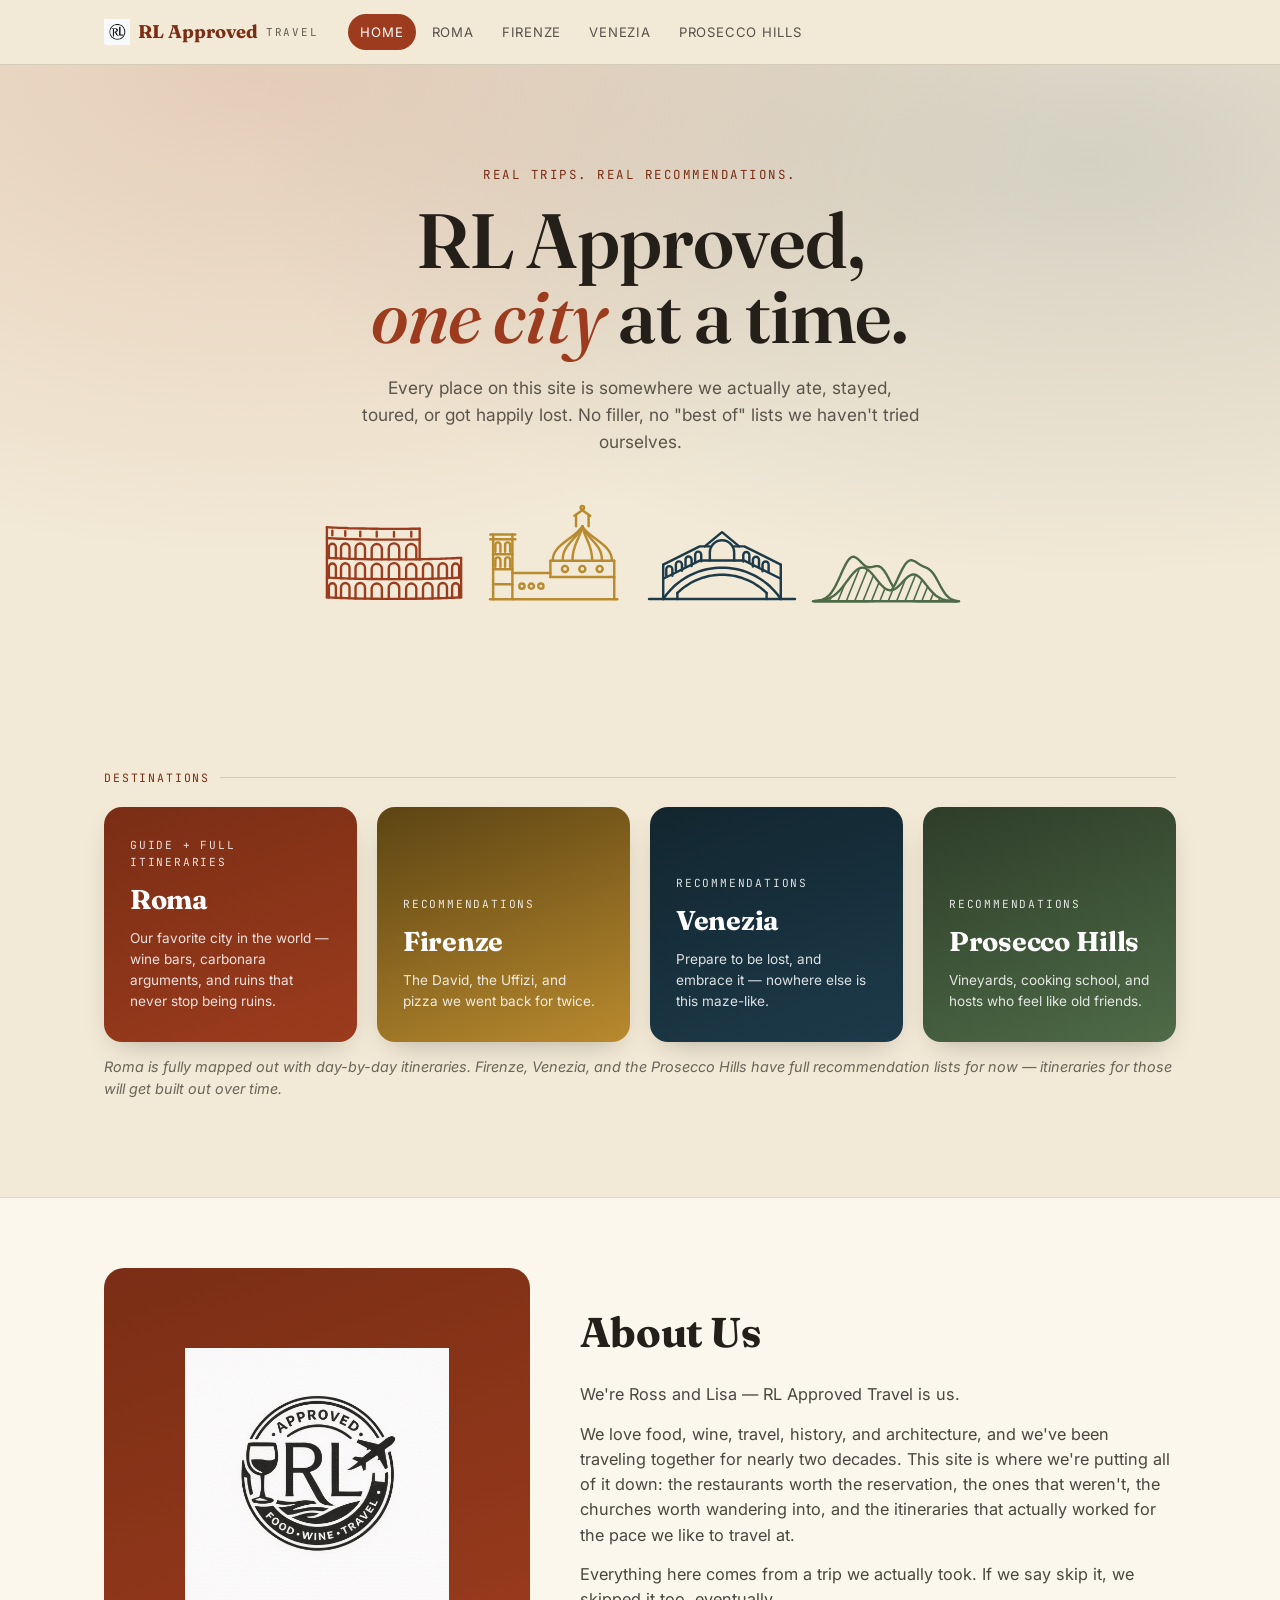
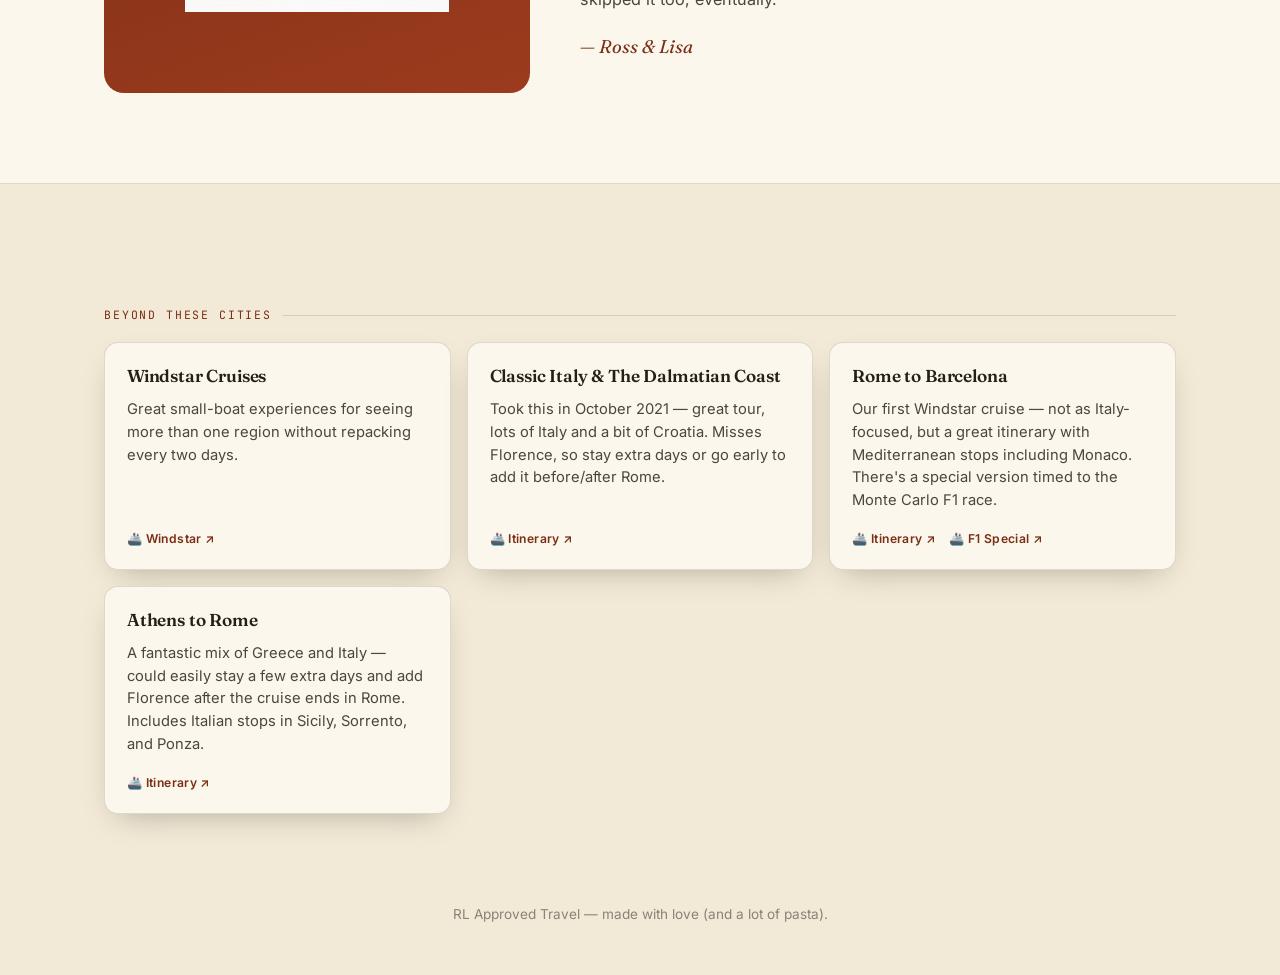
<file: index.html>
<!DOCTYPE html>
<html lang="en">
<head>
<meta charset="UTF-8">
<meta name="viewport" content="width=device-width, initial-scale=1.0">
<title>RL Approved Travel</title>
<meta name="description" content="Real recommendations from real trips — Ross &amp; Lisa's guide to Italy.">
<link rel="preconnect" href="https://fonts.googleapis.com">
<link rel="preconnect" href="https://fonts.gstatic.com" crossorigin>
<link href="https://fonts.googleapis.com/css2?family=Fraunces:ital,opsz,wght@0,9..144,400;0,9..144,500;0,9..144,600;0,9..144,700;1,9..144,500&family=Inter:wght@400;500;600;700&family=JetBrains+Mono:wght@400;500&display=swap" rel="stylesheet">
<link rel="icon" href="assets/rl-approved-icon.png" type="image/png">
<link rel="stylesheet" href="assets/style.css">
</head>
<body>

<nav class="nav">
  <div class="nav-inner">
    <a class="nav-brand" href="index.html"><img src="assets/rl-approved-icon.png" alt="" class="nav-icon"><span class="rl">RL Approved</span><span class="rest">Travel</span></a>
    <div class="nav-links">
      <a href="index.html" class="current">Home</a>
      <a href="roma.html">Roma</a>
      <a href="firenze.html">Firenze</a>
      <a href="venezia.html">Venezia</a>
      <a href="prosecco.html">Prosecco Hills</a>
    </div>
  </div>
</nav>

<header class="hero">
  <div class="hero-eyebrow">Real trips. Real recommendations.</div>
  <h1>RL Approved,<br><em>one city</em> at a time.</h1>
  <p>Every place on this site is somewhere we actually ate, stayed, toured, or got happily lost. No filler, no "best of" lists we haven't tried ourselves.</p>
  <div class="hero-map">
    <div class="hero-glyph roma">
      <svg viewBox="4 20 152 92" xmlns="http://www.w3.org/2000/svg" fill="none" role="img" aria-labelledby="glyph-roma-title"><title id="glyph-roma-title">Colosseum, Rome</title><g stroke="currentColor" stroke-width="2.4" stroke-linecap="round" stroke-linejoin="round"><path d="M 12.0 102.4 L 14.7 102.5 L 17.5 102.7 L 20.6 102.8 L 23.8 103.0 L 27.1 103.1 L 30.6 103.2 L 34.2 103.4 L 38.0 103.5 L 41.8 103.6 L 45.8 103.7 L 49.9 103.7 L 54.0 103.8 L 58.2 103.9 L 62.5 103.9 L 66.9 104.0 L 71.2 104.0 L 75.6 104.0 L 80.0 104.0 L 84.4 104.0 L 88.8 104.0 L 93.1 104.0 L 97.5 103.9 L 101.8 103.9 L 106.0 103.8"/><path d="M 12.0 82.4 L 14.7 82.5 L 17.5 82.7 L 20.6 82.8 L 23.8 83.0 L 27.1 83.1 L 30.6 83.2 L 34.2 83.4 L 38.0 83.5 L 41.8 83.6 L 45.8 83.7 L 49.9 83.7 L 54.0 83.8 L 58.2 83.9 L 62.5 83.9 L 66.9 84.0 L 71.2 84.0 L 75.6 84.0 L 80.0 84.0 L 84.4 84.0 L 88.8 84.0 L 93.1 84.0 L 97.5 83.9 L 101.8 83.9 L 106.0 83.8"/><path d="M 14.0 102.7 V 91.7 A 3.5 3.5 0 0 1 21.1 91.7 V 102.7"/><path d="M 26.3 103.2 V 92.2 A 4.3 4.3 0 0 1 34.9 92.2 V 103.2"/><path d="M 41.0 103.7 V 92.7 A 4.8 4.8 0 0 1 50.6 92.7 V 103.7"/><path d="M 57.4 103.9 V 92.9 A 5.2 5.2 0 0 1 67.7 92.9 V 103.9"/><path d="M 74.7 104.0 V 93.0 A 5.3 5.3 0 0 1 85.3 93.0 V 104.0"/><path d="M 92.3 103.9 V 92.9 A 5.2 5.2 0 0 1 102.6 92.9 V 103.9"/><path d="M 12.0 62.4 L 14.7 62.5 L 17.5 62.7 L 20.6 62.8 L 23.8 63.0 L 27.1 63.1 L 30.6 63.2 L 34.2 63.4 L 38.0 63.5 L 41.8 63.6 L 45.8 63.7 L 49.9 63.7 L 54.0 63.8 L 58.2 63.9 L 62.5 63.9 L 66.9 64.0 L 71.2 64.0 L 75.6 64.0 L 80.0 64.0 L 84.4 64.0 L 88.8 64.0 L 93.1 64.0 L 97.5 63.9 L 101.8 63.9 L 106.0 63.8"/><path d="M 14.0 82.7 V 71.7 A 3.5 3.5 0 0 1 21.1 71.7 V 82.7"/><path d="M 26.3 83.2 V 72.2 A 4.3 4.3 0 0 1 34.9 72.2 V 83.2"/><path d="M 41.0 83.7 V 72.7 A 4.8 4.8 0 0 1 50.6 72.7 V 83.7"/><path d="M 57.4 83.9 V 72.9 A 5.2 5.2 0 0 1 67.7 72.9 V 83.9"/><path d="M 74.7 84.0 V 73.0 A 5.3 5.3 0 0 1 85.3 73.0 V 84.0"/><path d="M 92.3 83.9 V 72.9 A 5.2 5.2 0 0 1 102.6 72.9 V 83.9"/><path d="M 12.0 42.4 L 14.7 42.5 L 17.5 42.7 L 20.6 42.8 L 23.8 43.0 L 27.1 43.1 L 30.6 43.2 L 34.2 43.4 L 38.0 43.5 L 41.8 43.6 L 45.8 43.7 L 49.9 43.7 L 54.0 43.8 L 58.2 43.9 L 62.5 43.9 L 66.9 44.0 L 71.2 44.0 L 75.6 44.0 L 80.0 44.0 L 84.4 44.0 L 88.8 44.0 L 93.1 44.0 L 97.5 43.9 L 101.8 43.9 L 106.0 43.8"/><path d="M 14.0 62.7 V 51.7 A 3.5 3.5 0 0 1 21.1 51.7 V 62.7"/><path d="M 26.3 63.2 V 52.2 A 4.3 4.3 0 0 1 34.9 52.2 V 63.2"/><path d="M 41.0 63.7 V 52.7 A 4.8 4.8 0 0 1 50.6 52.7 V 63.7"/><path d="M 57.4 63.9 V 52.9 A 5.2 5.2 0 0 1 67.7 52.9 V 63.9"/><path d="M 74.7 64.0 V 53.0 A 5.3 5.3 0 0 1 85.3 53.0 V 64.0"/><path d="M 92.3 63.9 V 52.9 A 5.2 5.2 0 0 1 102.6 52.9 V 63.9"/><path d="M 12.0 31.4 L 14.7 31.5 L 17.5 31.7 L 20.6 31.8 L 23.8 32.0 L 27.1 32.1 L 30.6 32.2 L 34.2 32.4 L 38.0 32.5 L 41.8 32.6 L 45.8 32.7 L 49.9 32.7 L 54.0 32.8 L 58.2 32.9 L 62.5 32.9 L 66.9 33.0 L 71.2 33.0 L 75.6 33.0 L 80.0 33.0 L 84.4 33.0 L 88.8 33.0 L 93.1 33.0 L 97.5 32.9 L 101.8 32.9 L 106.0 32.8"/><path d="M 17.5 34.8 V 39.6"/><path d="M 30.6 35.3 V 40.1"/><path d="M 45.8 35.8 V 40.6"/><path d="M 62.5 36.0 V 40.8"/><path d="M 80.0 36.1 V 40.9"/><path d="M 97.5 36.0 V 40.8"/><path d="M 106.0 103.8 L 108.1 103.8 L 110.1 103.7 L 112.2 103.7 L 114.2 103.7 L 116.2 103.6 L 118.2 103.6 L 120.1 103.5 L 122.0 103.5 L 123.9 103.4 L 125.8 103.4 L 127.6 103.3 L 129.4 103.2 L 131.2 103.2 L 132.9 103.1 L 134.6 103.0 L 136.2 103.0 L 137.9 102.9 L 139.4 102.8 L 141.0 102.8 L 142.5 102.7 L 143.9 102.6 L 145.3 102.5 L 146.7 102.4 L 148.0 102.4"/><path d="M 106.0 83.8 L 108.1 83.8 L 110.1 83.7 L 112.2 83.7 L 114.2 83.7 L 116.2 83.6 L 118.2 83.6 L 120.1 83.5 L 122.0 83.5 L 123.9 83.4 L 125.8 83.4 L 127.6 83.3 L 129.4 83.2 L 131.2 83.2 L 132.9 83.1 L 134.6 83.0 L 136.2 83.0 L 137.9 82.9 L 139.4 82.8 L 141.0 82.8 L 142.5 82.7 L 143.9 82.6 L 145.3 82.5 L 146.7 82.4 L 148.0 82.4"/><path d="M 109.4 103.7 V 92.7 A 4.8 4.8 0 0 1 119.0 92.7 V 103.7"/><path d="M 125.1 103.2 V 92.2 A 4.3 4.3 0 0 1 133.7 92.2 V 103.2"/><path d="M 138.9 102.7 V 91.7 A 3.5 3.5 0 0 1 146.0 91.7 V 102.7"/><path d="M 106.0 63.8 L 108.1 63.8 L 110.1 63.7 L 112.2 63.7 L 114.2 63.7 L 116.2 63.6 L 118.2 63.6 L 120.1 63.5 L 122.0 63.5 L 123.9 63.4 L 125.8 63.4 L 127.6 63.3 L 129.4 63.2 L 131.2 63.2 L 132.9 63.1 L 134.6 63.0 L 136.2 63.0 L 137.9 62.9 L 139.4 62.8 L 141.0 62.8 L 142.5 62.7 L 143.9 62.6 L 145.3 62.5 L 146.7 62.4 L 148.0 62.4"/><path d="M 109.4 83.7 V 72.7 A 4.8 4.8 0 0 1 119.0 72.7 V 83.7"/><path d="M 125.1 83.2 V 72.2 A 4.3 4.3 0 0 1 133.7 72.2 V 83.2"/><path d="M 138.9 82.7 V 71.7 A 3.5 3.5 0 0 1 146.0 71.7 V 82.7"/><path d="M 12.0 31.4 V 102.4"/><path d="M 106.0 32.8 V 63.8"/><path d="M 148.0 62.4 V 102.4"/></g></svg>
    </div>
    <div class="hero-glyph firenze">
      <svg viewBox="8 2 148 106" xmlns="http://www.w3.org/2000/svg" fill="none" role="img" aria-labelledby="glyph-firenze-title"><title id="glyph-firenze-title">Duomo, Florence</title><g stroke="currentColor" stroke-width="2.4" stroke-linecap="round" stroke-linejoin="round"><path d="M 15.0 100.0 H 140.5"/><path d="M 18.0 100.0 V 36.0"/><path d="M 37.0 100.0 V 36.0"/><path d="M 15.2 36.0 H 39.8"/><path d="M 15.2 40.8 H 39.8"/><path d="M 18.0 55.6 H 37.0"/><path d="M 18.0 70.4 H 37.0"/><path d="M 18.0 85.2 H 37.0"/><path d="M 20.2 53.0 V 46.3 A 2.5 2.5 0 0 1 25.2 46.3 V 53.0"/><path d="M 29.8 53.0 V 46.3 A 2.5 2.5 0 0 1 34.8 46.3 V 53.0"/><path d="M 20.2 67.8 V 61.1 A 2.5 2.5 0 0 1 25.2 61.1 V 67.8"/><path d="M 29.8 67.8 V 61.1 A 2.5 2.5 0 0 1 34.8 61.1 V 67.8"/><path d="M 37.0 74.0 H 74.5"/><path d="M 43.8 87.0 a 2.6 2.6 0 1 0 5.20 0 a 2.6 2.6 0 1 0 -5.20 0"/><path d="M 53.1 87.0 a 2.6 2.6 0 1 0 5.20 0 a 2.6 2.6 0 1 0 -5.20 0"/><path d="M 62.5 87.0 a 2.6 2.6 0 1 0 5.20 0 a 2.6 2.6 0 1 0 -5.20 0"/><path d="M 74.5 78.0 V 62.0"/><path d="M 137.5 78.0 V 62.0"/><path d="M 74.5 62.0 H 137.5"/><path d="M 74.5 78.0 H 137.5"/><path d="M 137.5 78.0 V 100.0"/><path d="M 85.9 70.0 a 3.0 3.0 0 1 0 6.00 0 a 3.0 3.0 0 1 0 -6.00 0"/><path d="M 103.0 70.0 a 3.0 3.0 0 1 0 6.00 0 a 3.0 3.0 0 1 0 -6.00 0"/><path d="M 120.1 70.0 a 3.0 3.0 0 1 0 6.00 0 a 3.0 3.0 0 1 0 -6.00 0"/><path d="M 77.0 62.0 C 75.5 46.4 99.6 39.6 106.0 28.0"/><path d="M 135.0 62.0 C 136.4 46.4 112.4 39.6 106.0 28.0"/><path d="M 96.3 62.0 C 95.8 46.4 103.9 39.6 106.0 28.0"/><path d="M 115.7 62.0 C 116.2 46.4 108.1 39.6 106.0 28.0"/><path d="M 86.7 62.0 C 85.7 46.4 101.7 39.6 106.0 28.0"/><path d="M 125.3 62.0 C 126.3 46.4 110.3 39.6 106.0 28.0"/><path d="M 99.8 28.0 V 17.5"/><path d="M 112.2 28.0 V 17.5"/><path d="M 98.2 17.5 L 106.0 12.1 L 113.8 17.5"/><path d="M 104.3 9.5 a 1.7 1.7 0 1 0 3.40 0 a 1.7 1.7 0 1 0 -3.40 0"/></g></svg>
    </div>
    <div class="hero-glyph venezia">
      <svg viewBox="6 22 148 86" xmlns="http://www.w3.org/2000/svg" fill="none" role="img" aria-labelledby="glyph-venezia-title"><title id="glyph-venezia-title">Rialto Bridge, Venice</title><g stroke="currentColor" stroke-width="2.4" stroke-linecap="round" stroke-linejoin="round"><path d="M 8.0 100.0 H 152.0"/><path d="M 36.0 94.0 L 38.6 91.6 L 41.2 89.4 L 43.8 87.5 L 46.4 85.8 L 48.9 84.2 L 51.5 82.8 L 54.1 81.6 L 56.7 80.5 L 59.3 79.5 L 61.9 78.7 L 64.5 78.0 L 67.1 77.3 L 69.6 76.9 L 72.2 76.5 L 74.8 76.2 L 77.4 76.1 L 80.0 76.0 L 82.6 76.1 L 85.2 76.2 L 87.8 76.5 L 90.4 76.9 L 92.9 77.3 L 95.5 78.0 L 98.1 78.7 L 100.7 79.5 L 103.3 80.5 L 105.9 81.6 L 108.5 82.8 L 111.1 84.2 L 113.6 85.8 L 116.2 87.5 L 118.8 89.4 L 121.4 91.6 L 124.0 94.0"/><path d="M 22.0 100.0 L 25.4 95.3 L 28.8 91.4 L 32.2 87.9 L 35.6 84.9 L 39.1 82.3 L 42.5 80.0 L 45.9 77.9 L 49.3 76.1 L 52.7 74.6 L 56.1 73.2 L 59.5 72.1 L 62.9 71.1 L 66.4 70.3 L 69.8 69.8 L 73.2 69.3 L 76.6 69.1 L 80.0 69.0 L 83.4 69.1 L 86.8 69.3 L 90.2 69.8 L 93.6 70.3 L 97.1 71.1 L 100.5 72.1 L 103.9 73.2 L 107.3 74.6 L 110.7 76.1 L 114.1 77.9 L 117.5 80.0 L 120.9 82.3 L 124.4 84.9 L 127.8 87.9 L 131.2 91.4 L 134.6 95.3 L 138.0 100.0"/><path d="M 36.0 94.0 V 100.0"/><path d="M 124.0 94.0 V 100.0"/><path d="M 22.0 80.0 L 58.0 62.0 L 102.0 62.0 L 138.0 80.0"/><path d="M 22.0 66.0 V 100.0"/><path d="M 138.0 66.0 V 100.0"/><path d="M 22.0 66.0 L 58.0 48.0 L 68.0 48.0"/><path d="M 92.0 48.0 L 102.0 48.0 L 138.0 66.0"/><path d="M 68.0 62.0 V 54.0 A 12.0 12.0 0 0 1 92.0 54.0 V 62.0"/><path d="M 63.0 48.0 L 80.0 34.0 L 97.0 48.0"/><path d="M 25.0 77.0 V 70.5 A 3.0 3.0 0 0 1 31.0 70.5 V 77.0"/><path d="M 34.5 72.2 V 65.8 A 3.0 3.0 0 0 1 40.5 65.8 V 72.2"/><path d="M 44.0 67.5 V 61.0 A 3.0 3.0 0 0 1 50.0 61.0 V 67.5"/><path d="M 53.5 62.8 V 56.2 A 3.0 3.0 0 0 1 59.5 56.2 V 62.8"/><path d="M 101.0 63.0 V 56.5 A 3.0 3.0 0 0 1 107.0 56.5 V 63.0"/><path d="M 110.5 67.8 V 61.2 A 3.0 3.0 0 0 1 116.5 61.2 V 67.8"/><path d="M 120.0 72.5 V 66.0 A 3.0 3.0 0 0 1 126.0 66.0 V 72.5"/></g></svg>
    </div>
    <div class="hero-glyph prosecco">
      <svg viewBox="4 40 152 66" xmlns="http://www.w3.org/2000/svg" role="img" aria-labelledby="glyph-prosecco-title"><title id="glyph-prosecco-title">Vineyards, Prosecco Hills</title><defs><clipPath id="kpr2"><path d="M 8.0 99.8 L 8.8 99.7 L 9.5 99.7 L 10.3 99.6 L 11.0 99.6 L 11.8 99.5 L 12.5 99.4 L 13.3 99.3 L 14.1 99.2 L 14.8 99.1 L 15.6 99.0 L 16.3 98.8 L 17.1 98.7 L 17.9 98.5 L 18.6 98.3 L 19.4 98.1 L 20.1 97.9 L 20.9 97.6 L 21.6 97.3 L 22.4 97.0 L 23.2 96.6 L 23.9 96.3 L 24.7 95.9 L 25.4 95.4 L 26.2 95.0 L 26.9 94.5 L 27.7 93.9 L 28.5 93.3 L 29.2 92.7 L 30.0 92.1 L 30.7 91.4 L 31.5 90.6 L 32.3 89.9 L 33.0 89.1 L 33.8 88.2 L 34.5 87.4 L 35.3 86.5 L 36.0 85.6 L 36.8 84.6 L 37.6 83.6 L 38.3 82.6 L 39.1 81.6 L 39.8 80.6 L 40.6 79.6 L 41.3 78.6 L 42.1 77.5 L 42.9 76.5 L 43.6 75.5 L 44.4 74.6 L 45.1 73.6 L 45.9 72.7 L 46.7 71.8 L 47.4 71.0 L 48.2 70.2 L 48.9 69.5 L 49.7 68.8 L 50.4 68.2 L 51.2 67.6 L 52.0 67.2 L 52.7 66.8 L 53.5 66.5 L 54.2 66.2 L 55.0 66.1 L 55.7 66.0 L 56.5 66.0 L 57.3 66.1 L 58.0 66.3 L 58.8 66.5 L 59.5 66.9 L 60.3 67.3 L 61.1 67.8 L 61.8 68.3 L 62.6 69.0 L 63.3 69.6 L 64.1 70.4 L 64.8 71.2 L 65.6 72.0 L 66.4 72.9 L 67.1 73.8 L 67.9 74.7 L 68.6 75.6 L 69.4 76.6 L 70.1 77.5 L 70.9 78.5 L 71.7 79.4 L 72.4 80.4 L 73.2 81.3 L 73.9 82.2 L 74.7 83.0 L 75.5 83.8 L 76.2 84.6 L 77.0 85.3 L 77.7 86.0 L 78.5 86.6 L 79.2 87.1 L 80.0 87.6 L 80.8 88.0 L 81.5 88.4 L 82.3 88.6 L 83.0 88.8 L 83.8 88.9 L 84.5 89.0 L 85.3 88.9 L 86.1 88.8 L 86.8 88.6 L 87.6 88.3 L 88.3 88.0 L 89.1 87.6 L 89.9 87.1 L 90.6 86.6 L 91.4 86.0 L 92.1 85.3 L 92.9 84.6 L 93.6 83.9 L 94.4 83.1 L 95.2 82.3 L 95.9 81.5 L 96.7 80.7 L 97.4 79.9 L 98.2 79.1 L 98.9 78.3 L 99.7 77.5 L 100.5 76.8 L 101.2 76.1 L 102.0 75.4 L 102.7 74.9 L 103.5 74.3 L 104.3 73.9 L 105.0 73.5 L 105.8 73.2 L 106.5 73.0 L 107.3 72.9 L 108.0 72.9 L 108.8 73.0 L 109.6 73.1 L 110.3 73.4 L 111.1 73.7 L 111.8 74.1 L 112.6 74.6 L 113.3 75.2 L 114.1 75.8 L 114.9 76.6 L 115.6 77.3 L 116.4 78.1 L 117.1 79.0 L 117.9 79.9 L 118.7 80.8 L 119.4 81.8 L 120.2 82.7 L 120.9 83.7 L 121.7 84.7 L 122.4 85.6 L 123.2 86.6 L 124.0 87.5 L 124.7 88.4 L 125.5 89.3 L 126.2 90.1 L 127.0 90.9 L 127.7 91.7 L 128.5 92.4 L 129.3 93.1 L 130.0 93.8 L 130.8 94.4 L 131.5 94.9 L 132.3 95.5 L 133.1 95.9 L 133.8 96.4 L 134.6 96.8 L 135.3 97.2 L 136.1 97.5 L 136.8 97.8 L 137.6 98.1 L 138.4 98.3 L 139.1 98.5 L 139.9 98.7 L 140.6 98.9 L 141.4 99.1 L 142.1 99.2 L 142.9 99.3 L 143.7 99.4 L 144.4 99.5 L 145.2 99.6 L 145.9 99.6 L 146.7 99.7 L 147.5 99.8 L 148.2 99.8 L 149.0 99.8 L 149.7 99.9 L 150.5 99.9 L 151.2 99.9 L 152.0 99.9 L 152.0 100.0 L 8.0 100.0 Z"/></clipPath></defs><path d="M 8.0 99.7 L 8.8 99.7 L 9.5 99.6 L 10.3 99.5 L 11.0 99.4 L 11.8 99.3 L 12.5 99.1 L 13.3 99.0 L 14.1 98.8 L 14.8 98.6 L 15.6 98.3 L 16.3 98.0 L 17.1 97.7 L 17.9 97.3 L 18.6 96.9 L 19.4 96.4 L 20.1 95.8 L 20.9 95.2 L 21.6 94.5 L 22.4 93.8 L 23.2 93.0 L 23.9 92.1 L 24.7 91.1 L 25.4 90.1 L 26.2 88.9 L 26.9 87.7 L 27.7 86.5 L 28.5 85.1 L 29.2 83.7 L 30.0 82.2 L 30.7 80.6 L 31.5 79.0 L 32.3 77.4 L 33.0 75.7 L 33.8 74.0 L 34.5 72.3 L 35.3 70.6 L 36.0 68.9 L 36.8 67.3 L 37.6 65.7 L 38.3 64.2 L 39.1 62.7 L 39.8 61.4 L 40.6 60.1 L 41.3 59.0 L 42.1 58.0 L 42.9 57.1 L 43.6 56.4 L 44.4 55.8 L 45.1 55.4 L 45.9 55.1 L 46.7 55.0 L 47.4 55.0 L 48.2 55.2 L 48.9 55.5 L 49.7 55.9 L 50.4 56.4 L 51.2 57.0 L 52.0 57.7 L 52.7 58.4 L 53.5 59.1 L 54.2 59.9 L 55.0 60.7 L 55.7 61.5 L 56.5 62.2 L 57.3 62.9 L 58.0 63.5 L 58.8 64.1 L 59.5 64.6 L 60.3 64.9 L 61.1 65.2 L 61.8 65.5 L 62.6 65.6 L 63.3 65.6 L 64.1 65.6 L 64.8 65.5 L 65.6 65.4 L 66.4 65.2 L 67.1 65.0 L 67.9 64.9 L 68.6 64.7 L 69.4 64.5 L 70.1 64.4 L 70.9 64.4 L 71.7 64.5 L 72.4 64.6 L 73.2 64.8 L 73.9 65.2 L 74.7 65.6 L 75.5 66.2 L 76.2 66.9 L 77.0 67.8 L 77.7 68.7 L 78.5 69.7 L 79.2 70.9 L 80.0 72.1 L 80.8 73.4 L 81.5 74.7 L 82.3 76.1 L 83.0 77.6 L 83.8 79.0 L 84.5 80.5 L 85.3 81.9 L 86.1 83.3 L 86.8 84.7 L 87.6 86.1 L 88.3 87.3 L 89.1 88.6 L 89.9 89.7 L 90.6 90.8 L 91.4 91.8 L 92.1 92.8 L 92.9 93.7 L 93.6 94.4 L 94.4 95.2 L 95.2 95.8 L 95.9 96.4 L 96.7 96.9 L 97.4 97.4 L 98.2 97.8 L 98.9 98.1 L 99.7 98.4 L 100.5 98.7 L 101.2 98.9 L 102.0 99.1 L 102.7 99.2 L 103.5 99.4 L 104.3 99.5 L 105.0 99.6 L 105.8 99.7 L 106.5 99.7 L 107.3 99.8 L 108.0 99.8 L 108.8 99.9 L 109.6 99.9 L 110.3 99.9 L 111.1 99.9 L 111.8 100.0 L 112.6 100.0 L 113.3 100.0 L 114.1 100.0 L 114.9 100.0 L 115.6 100.0 L 116.4 100.0 L 117.1 100.0 L 117.9 100.0 L 118.7 100.0 L 119.4 100.0 L 120.2 100.0 L 120.9 100.0 L 121.7 100.0 L 122.4 100.0 L 123.2 100.0 L 124.0 100.0 L 124.7 100.0 L 125.5 100.0 L 126.2 100.0 L 127.0 100.0 L 127.7 100.0 L 128.5 100.0 L 129.3 100.0 L 130.0 100.0 L 130.8 100.0 L 131.5 100.0 L 132.3 100.0 L 133.1 100.0 L 133.8 100.0 L 134.6 100.0 L 135.3 100.0 L 136.1 100.0 L 136.8 100.0 L 137.6 100.0 L 138.4 100.0 L 139.1 100.0 L 139.9 100.0 L 140.6 100.0 L 141.4 100.0 L 142.1 100.0 L 142.9 100.0 L 143.7 100.0 L 144.4 100.0 L 145.2 100.0 L 145.9 100.0 L 146.7 100.0 L 147.5 100.0 L 148.2 100.0 L 149.0 100.0 L 149.7 100.0 L 150.5 100.0 L 151.2 100.0 L 152.0 100.0 L 152.0 100.0 L 8.0 100.0 Z" fill="var(--glyph-bg,#F2E9D6)" stroke="none"/><path d="M 8.0 99.7 L 8.8 99.7 L 9.5 99.6 L 10.3 99.5 L 11.0 99.4 L 11.8 99.3 L 12.5 99.1 L 13.3 99.0 L 14.1 98.8 L 14.8 98.6 L 15.6 98.3 L 16.3 98.0 L 17.1 97.7 L 17.9 97.3 L 18.6 96.9 L 19.4 96.4 L 20.1 95.8 L 20.9 95.2 L 21.6 94.5 L 22.4 93.8 L 23.2 93.0 L 23.9 92.1 L 24.7 91.1 L 25.4 90.1 L 26.2 88.9 L 26.9 87.7 L 27.7 86.5 L 28.5 85.1 L 29.2 83.7 L 30.0 82.2 L 30.7 80.6 L 31.5 79.0 L 32.3 77.4 L 33.0 75.7 L 33.8 74.0 L 34.5 72.3 L 35.3 70.6 L 36.0 68.9 L 36.8 67.3 L 37.6 65.7 L 38.3 64.2 L 39.1 62.7 L 39.8 61.4 L 40.6 60.1 L 41.3 59.0 L 42.1 58.0 L 42.9 57.1 L 43.6 56.4 L 44.4 55.8 L 45.1 55.4 L 45.9 55.1 L 46.7 55.0 L 47.4 55.0 L 48.2 55.2 L 48.9 55.5 L 49.7 55.9 L 50.4 56.4 L 51.2 57.0 L 52.0 57.7 L 52.7 58.4 L 53.5 59.1 L 54.2 59.9 L 55.0 60.7 L 55.7 61.5 L 56.5 62.2 L 57.3 62.9 L 58.0 63.5 L 58.8 64.1 L 59.5 64.6 L 60.3 64.9 L 61.1 65.2 L 61.8 65.5 L 62.6 65.6 L 63.3 65.6 L 64.1 65.6 L 64.8 65.5 L 65.6 65.4 L 66.4 65.2 L 67.1 65.0 L 67.9 64.9 L 68.6 64.7 L 69.4 64.5 L 70.1 64.4 L 70.9 64.4 L 71.7 64.5 L 72.4 64.6 L 73.2 64.8 L 73.9 65.2 L 74.7 65.6 L 75.5 66.2 L 76.2 66.9 L 77.0 67.8 L 77.7 68.7 L 78.5 69.7 L 79.2 70.9 L 80.0 72.1 L 80.8 73.4 L 81.5 74.7 L 82.3 76.1 L 83.0 77.6 L 83.8 79.0 L 84.5 80.5 L 85.3 81.9 L 86.1 83.3 L 86.8 84.7 L 87.6 86.1 L 88.3 87.3 L 89.1 88.6 L 89.9 89.7 L 90.6 90.8 L 91.4 91.8 L 92.1 92.8 L 92.9 93.7 L 93.6 94.4 L 94.4 95.2 L 95.2 95.8 L 95.9 96.4 L 96.7 96.9 L 97.4 97.4 L 98.2 97.8 L 98.9 98.1 L 99.7 98.4 L 100.5 98.7 L 101.2 98.9 L 102.0 99.1 L 102.7 99.2 L 103.5 99.4 L 104.3 99.5 L 105.0 99.6 L 105.8 99.7 L 106.5 99.7 L 107.3 99.8 L 108.0 99.8 L 108.8 99.9 L 109.6 99.9 L 110.3 99.9 L 111.1 99.9 L 111.8 100.0 L 112.6 100.0 L 113.3 100.0 L 114.1 100.0 L 114.9 100.0 L 115.6 100.0 L 116.4 100.0 L 117.1 100.0 L 117.9 100.0 L 118.7 100.0 L 119.4 100.0 L 120.2 100.0 L 120.9 100.0 L 121.7 100.0 L 122.4 100.0 L 123.2 100.0 L 124.0 100.0 L 124.7 100.0 L 125.5 100.0 L 126.2 100.0 L 127.0 100.0 L 127.7 100.0 L 128.5 100.0 L 129.3 100.0 L 130.0 100.0 L 130.8 100.0 L 131.5 100.0 L 132.3 100.0 L 133.1 100.0 L 133.8 100.0 L 134.6 100.0 L 135.3 100.0 L 136.1 100.0 L 136.8 100.0 L 137.6 100.0 L 138.4 100.0 L 139.1 100.0 L 139.9 100.0 L 140.6 100.0 L 141.4 100.0 L 142.1 100.0 L 142.9 100.0 L 143.7 100.0 L 144.4 100.0 L 145.2 100.0 L 145.9 100.0 L 146.7 100.0 L 147.5 100.0 L 148.2 100.0 L 149.0 100.0 L 149.7 100.0 L 150.5 100.0 L 151.2 100.0 L 152.0 100.0" fill="none" stroke="currentColor" stroke-width="2.4" stroke-linecap="round" stroke-linejoin="round"/><path d="M 8.0 100.0 L 8.8 100.0 L 9.5 100.0 L 10.3 100.0 L 11.0 100.0 L 11.8 100.0 L 12.5 100.0 L 13.3 100.0 L 14.1 100.0 L 14.8 100.0 L 15.6 100.0 L 16.3 100.0 L 17.1 100.0 L 17.9 100.0 L 18.6 100.0 L 19.4 100.0 L 20.1 100.0 L 20.9 100.0 L 21.6 100.0 L 22.4 100.0 L 23.2 100.0 L 23.9 100.0 L 24.7 100.0 L 25.4 100.0 L 26.2 100.0 L 26.9 100.0 L 27.7 100.0 L 28.5 100.0 L 29.2 100.0 L 30.0 100.0 L 30.7 100.0 L 31.5 100.0 L 32.3 100.0 L 33.0 100.0 L 33.8 100.0 L 34.5 100.0 L 35.3 100.0 L 36.0 100.0 L 36.8 100.0 L 37.6 100.0 L 38.3 100.0 L 39.1 100.0 L 39.8 100.0 L 40.6 100.0 L 41.3 100.0 L 42.1 100.0 L 42.9 100.0 L 43.6 100.0 L 44.4 100.0 L 45.1 100.0 L 45.9 100.0 L 46.7 100.0 L 47.4 100.0 L 48.2 100.0 L 48.9 100.0 L 49.7 100.0 L 50.4 100.0 L 51.2 100.0 L 52.0 100.0 L 52.7 100.0 L 53.5 100.0 L 54.2 100.0 L 55.0 100.0 L 55.7 100.0 L 56.5 100.0 L 57.3 100.0 L 58.0 100.0 L 58.8 100.0 L 59.5 100.0 L 60.3 100.0 L 61.1 100.0 L 61.8 100.0 L 62.6 99.9 L 63.3 99.9 L 64.1 99.9 L 64.8 99.9 L 65.6 99.9 L 66.4 99.8 L 67.1 99.8 L 67.9 99.7 L 68.6 99.7 L 69.4 99.6 L 70.1 99.5 L 70.9 99.4 L 71.7 99.3 L 72.4 99.1 L 73.2 98.9 L 73.9 98.7 L 74.7 98.5 L 75.5 98.2 L 76.2 97.9 L 77.0 97.5 L 77.7 97.1 L 78.5 96.7 L 79.2 96.2 L 80.0 95.6 L 80.8 94.9 L 81.5 94.2 L 82.3 93.4 L 83.0 92.5 L 83.8 91.6 L 84.5 90.6 L 85.3 89.5 L 86.1 88.3 L 86.8 87.0 L 87.6 85.7 L 88.3 84.3 L 89.1 82.9 L 89.9 81.4 L 90.6 79.8 L 91.4 78.2 L 92.1 76.6 L 92.9 75.0 L 93.6 73.4 L 94.4 71.8 L 95.2 70.3 L 95.9 68.7 L 96.7 67.3 L 97.4 65.9 L 98.2 64.6 L 98.9 63.4 L 99.7 62.4 L 100.5 61.4 L 101.2 60.6 L 102.0 59.9 L 102.7 59.4 L 103.5 58.9 L 104.3 58.7 L 105.0 58.5 L 105.8 58.5 L 106.5 58.6 L 107.3 58.8 L 108.0 59.1 L 108.8 59.4 L 109.6 59.8 L 110.3 60.3 L 111.1 60.8 L 111.8 61.3 L 112.6 61.8 L 113.3 62.3 L 114.1 62.8 L 114.9 63.2 L 115.6 63.7 L 116.4 64.1 L 117.1 64.4 L 117.9 64.8 L 118.7 65.1 L 119.4 65.4 L 120.2 65.8 L 120.9 66.1 L 121.7 66.5 L 122.4 66.9 L 123.2 67.3 L 124.0 67.9 L 124.7 68.5 L 125.5 69.2 L 126.2 70.0 L 127.0 70.8 L 127.7 71.8 L 128.5 72.9 L 129.3 74.0 L 130.0 75.2 L 130.8 76.5 L 131.5 77.9 L 132.3 79.3 L 133.1 80.7 L 133.8 82.1 L 134.6 83.5 L 135.3 84.9 L 136.1 86.3 L 136.8 87.6 L 137.6 88.9 L 138.4 90.1 L 139.1 91.2 L 139.9 92.3 L 140.6 93.3 L 141.4 94.1 L 142.1 94.9 L 142.9 95.7 L 143.7 96.3 L 144.4 96.9 L 145.2 97.4 L 145.9 97.8 L 146.7 98.2 L 147.5 98.5 L 148.2 98.8 L 149.0 99.0 L 149.7 99.2 L 150.5 99.4 L 151.2 99.5 L 152.0 99.6 L 152.0 100.0 L 8.0 100.0 Z" fill="var(--glyph-bg,#F2E9D6)" stroke="none"/><path d="M 8.0 100.0 L 8.8 100.0 L 9.5 100.0 L 10.3 100.0 L 11.0 100.0 L 11.8 100.0 L 12.5 100.0 L 13.3 100.0 L 14.1 100.0 L 14.8 100.0 L 15.6 100.0 L 16.3 100.0 L 17.1 100.0 L 17.9 100.0 L 18.6 100.0 L 19.4 100.0 L 20.1 100.0 L 20.9 100.0 L 21.6 100.0 L 22.4 100.0 L 23.2 100.0 L 23.9 100.0 L 24.7 100.0 L 25.4 100.0 L 26.2 100.0 L 26.9 100.0 L 27.7 100.0 L 28.5 100.0 L 29.2 100.0 L 30.0 100.0 L 30.7 100.0 L 31.5 100.0 L 32.3 100.0 L 33.0 100.0 L 33.8 100.0 L 34.5 100.0 L 35.3 100.0 L 36.0 100.0 L 36.8 100.0 L 37.6 100.0 L 38.3 100.0 L 39.1 100.0 L 39.8 100.0 L 40.6 100.0 L 41.3 100.0 L 42.1 100.0 L 42.9 100.0 L 43.6 100.0 L 44.4 100.0 L 45.1 100.0 L 45.9 100.0 L 46.7 100.0 L 47.4 100.0 L 48.2 100.0 L 48.9 100.0 L 49.7 100.0 L 50.4 100.0 L 51.2 100.0 L 52.0 100.0 L 52.7 100.0 L 53.5 100.0 L 54.2 100.0 L 55.0 100.0 L 55.7 100.0 L 56.5 100.0 L 57.3 100.0 L 58.0 100.0 L 58.8 100.0 L 59.5 100.0 L 60.3 100.0 L 61.1 100.0 L 61.8 100.0 L 62.6 99.9 L 63.3 99.9 L 64.1 99.9 L 64.8 99.9 L 65.6 99.9 L 66.4 99.8 L 67.1 99.8 L 67.9 99.7 L 68.6 99.7 L 69.4 99.6 L 70.1 99.5 L 70.9 99.4 L 71.7 99.3 L 72.4 99.1 L 73.2 98.9 L 73.9 98.7 L 74.7 98.5 L 75.5 98.2 L 76.2 97.9 L 77.0 97.5 L 77.7 97.1 L 78.5 96.7 L 79.2 96.2 L 80.0 95.6 L 80.8 94.9 L 81.5 94.2 L 82.3 93.4 L 83.0 92.5 L 83.8 91.6 L 84.5 90.6 L 85.3 89.5 L 86.1 88.3 L 86.8 87.0 L 87.6 85.7 L 88.3 84.3 L 89.1 82.9 L 89.9 81.4 L 90.6 79.8 L 91.4 78.2 L 92.1 76.6 L 92.9 75.0 L 93.6 73.4 L 94.4 71.8 L 95.2 70.3 L 95.9 68.7 L 96.7 67.3 L 97.4 65.9 L 98.2 64.6 L 98.9 63.4 L 99.7 62.4 L 100.5 61.4 L 101.2 60.6 L 102.0 59.9 L 102.7 59.4 L 103.5 58.9 L 104.3 58.7 L 105.0 58.5 L 105.8 58.5 L 106.5 58.6 L 107.3 58.8 L 108.0 59.1 L 108.8 59.4 L 109.6 59.8 L 110.3 60.3 L 111.1 60.8 L 111.8 61.3 L 112.6 61.8 L 113.3 62.3 L 114.1 62.8 L 114.9 63.2 L 115.6 63.7 L 116.4 64.1 L 117.1 64.4 L 117.9 64.8 L 118.7 65.1 L 119.4 65.4 L 120.2 65.8 L 120.9 66.1 L 121.7 66.5 L 122.4 66.9 L 123.2 67.3 L 124.0 67.9 L 124.7 68.5 L 125.5 69.2 L 126.2 70.0 L 127.0 70.8 L 127.7 71.8 L 128.5 72.9 L 129.3 74.0 L 130.0 75.2 L 130.8 76.5 L 131.5 77.9 L 132.3 79.3 L 133.1 80.7 L 133.8 82.1 L 134.6 83.5 L 135.3 84.9 L 136.1 86.3 L 136.8 87.6 L 137.6 88.9 L 138.4 90.1 L 139.1 91.2 L 139.9 92.3 L 140.6 93.3 L 141.4 94.1 L 142.1 94.9 L 142.9 95.7 L 143.7 96.3 L 144.4 96.9 L 145.2 97.4 L 145.9 97.8 L 146.7 98.2 L 147.5 98.5 L 148.2 98.8 L 149.0 99.0 L 149.7 99.2 L 150.5 99.4 L 151.2 99.5 L 152.0 99.6" fill="none" stroke="currentColor" stroke-width="2.4" stroke-linecap="round" stroke-linejoin="round"/><path d="M 8.0 99.8 L 8.8 99.7 L 9.5 99.7 L 10.3 99.6 L 11.0 99.6 L 11.8 99.5 L 12.5 99.4 L 13.3 99.3 L 14.1 99.2 L 14.8 99.1 L 15.6 99.0 L 16.3 98.8 L 17.1 98.7 L 17.9 98.5 L 18.6 98.3 L 19.4 98.1 L 20.1 97.9 L 20.9 97.6 L 21.6 97.3 L 22.4 97.0 L 23.2 96.6 L 23.9 96.3 L 24.7 95.9 L 25.4 95.4 L 26.2 95.0 L 26.9 94.5 L 27.7 93.9 L 28.5 93.3 L 29.2 92.7 L 30.0 92.1 L 30.7 91.4 L 31.5 90.6 L 32.3 89.9 L 33.0 89.1 L 33.8 88.2 L 34.5 87.4 L 35.3 86.5 L 36.0 85.6 L 36.8 84.6 L 37.6 83.6 L 38.3 82.6 L 39.1 81.6 L 39.8 80.6 L 40.6 79.6 L 41.3 78.6 L 42.1 77.5 L 42.9 76.5 L 43.6 75.5 L 44.4 74.6 L 45.1 73.6 L 45.9 72.7 L 46.7 71.8 L 47.4 71.0 L 48.2 70.2 L 48.9 69.5 L 49.7 68.8 L 50.4 68.2 L 51.2 67.6 L 52.0 67.2 L 52.7 66.8 L 53.5 66.5 L 54.2 66.2 L 55.0 66.1 L 55.7 66.0 L 56.5 66.0 L 57.3 66.1 L 58.0 66.3 L 58.8 66.5 L 59.5 66.9 L 60.3 67.3 L 61.1 67.8 L 61.8 68.3 L 62.6 69.0 L 63.3 69.6 L 64.1 70.4 L 64.8 71.2 L 65.6 72.0 L 66.4 72.9 L 67.1 73.8 L 67.9 74.7 L 68.6 75.6 L 69.4 76.6 L 70.1 77.5 L 70.9 78.5 L 71.7 79.4 L 72.4 80.4 L 73.2 81.3 L 73.9 82.2 L 74.7 83.0 L 75.5 83.8 L 76.2 84.6 L 77.0 85.3 L 77.7 86.0 L 78.5 86.6 L 79.2 87.1 L 80.0 87.6 L 80.8 88.0 L 81.5 88.4 L 82.3 88.6 L 83.0 88.8 L 83.8 88.9 L 84.5 89.0 L 85.3 88.9 L 86.1 88.8 L 86.8 88.6 L 87.6 88.3 L 88.3 88.0 L 89.1 87.6 L 89.9 87.1 L 90.6 86.6 L 91.4 86.0 L 92.1 85.3 L 92.9 84.6 L 93.6 83.9 L 94.4 83.1 L 95.2 82.3 L 95.9 81.5 L 96.7 80.7 L 97.4 79.9 L 98.2 79.1 L 98.9 78.3 L 99.7 77.5 L 100.5 76.8 L 101.2 76.1 L 102.0 75.4 L 102.7 74.9 L 103.5 74.3 L 104.3 73.9 L 105.0 73.5 L 105.8 73.2 L 106.5 73.0 L 107.3 72.9 L 108.0 72.9 L 108.8 73.0 L 109.6 73.1 L 110.3 73.4 L 111.1 73.7 L 111.8 74.1 L 112.6 74.6 L 113.3 75.2 L 114.1 75.8 L 114.9 76.6 L 115.6 77.3 L 116.4 78.1 L 117.1 79.0 L 117.9 79.9 L 118.7 80.8 L 119.4 81.8 L 120.2 82.7 L 120.9 83.7 L 121.7 84.7 L 122.4 85.6 L 123.2 86.6 L 124.0 87.5 L 124.7 88.4 L 125.5 89.3 L 126.2 90.1 L 127.0 90.9 L 127.7 91.7 L 128.5 92.4 L 129.3 93.1 L 130.0 93.8 L 130.8 94.4 L 131.5 94.9 L 132.3 95.5 L 133.1 95.9 L 133.8 96.4 L 134.6 96.8 L 135.3 97.2 L 136.1 97.5 L 136.8 97.8 L 137.6 98.1 L 138.4 98.3 L 139.1 98.5 L 139.9 98.7 L 140.6 98.9 L 141.4 99.1 L 142.1 99.2 L 142.9 99.3 L 143.7 99.4 L 144.4 99.5 L 145.2 99.6 L 145.9 99.6 L 146.7 99.7 L 147.5 99.8 L 148.2 99.8 L 149.0 99.8 L 149.7 99.9 L 150.5 99.9 L 151.2 99.9 L 152.0 99.9 L 152.0 100.0 L 8.0 100.0 Z" fill="var(--glyph-bg,#F2E9D6)" stroke="none"/><g clip-path="url(#kpr2)" stroke="currentColor" stroke-width="1.6" fill="none" stroke-linecap="butt"><path d="M -72.0 103.0 L -42.9 31.0"/><path d="M -63.5 103.0 L -34.4 31.0"/><path d="M -55.0 103.0 L -25.9 31.0"/><path d="M -46.5 103.0 L -17.4 31.0"/><path d="M -38.0 103.0 L -8.9 31.0"/><path d="M -29.5 103.0 L -0.4 31.0"/><path d="M -21.0 103.0 L 8.1 31.0"/><path d="M -12.5 103.0 L 16.6 31.0"/><path d="M -4.0 103.0 L 25.1 31.0"/><path d="M 4.5 103.0 L 33.6 31.0"/><path d="M 13.0 103.0 L 42.1 31.0"/><path d="M 21.5 103.0 L 50.6 31.0"/><path d="M 30.0 103.0 L 59.1 31.0"/><path d="M 38.5 103.0 L 67.6 31.0"/><path d="M 47.0 103.0 L 76.1 31.0"/><path d="M 55.5 103.0 L 84.6 31.0"/><path d="M 64.0 103.0 L 93.1 31.0"/><path d="M 72.5 103.0 L 101.6 31.0"/><path d="M 81.0 103.0 L 110.1 31.0"/><path d="M 89.5 103.0 L 118.6 31.0"/><path d="M 98.0 103.0 L 127.1 31.0"/><path d="M 106.5 103.0 L 135.6 31.0"/><path d="M 115.0 103.0 L 144.1 31.0"/><path d="M 123.5 103.0 L 152.6 31.0"/><path d="M 132.0 103.0 L 161.1 31.0"/><path d="M 140.5 103.0 L 169.6 31.0"/><path d="M 149.0 103.0 L 178.1 31.0"/><path d="M 157.5 103.0 L 186.6 31.0"/><path d="M 166.0 103.0 L 195.1 31.0"/><path d="M 174.5 103.0 L 203.6 31.0"/><path d="M 183.0 103.0 L 212.1 31.0"/><path d="M 191.5 103.0 L 220.6 31.0"/><path d="M 200.0 103.0 L 229.1 31.0"/><path d="M 208.5 103.0 L 237.6 31.0"/><path d="M 217.0 103.0 L 246.1 31.0"/><path d="M 225.5 103.0 L 254.6 31.0"/></g><path d="M 8.0 99.8 L 8.8 99.7 L 9.5 99.7 L 10.3 99.6 L 11.0 99.6 L 11.8 99.5 L 12.5 99.4 L 13.3 99.3 L 14.1 99.2 L 14.8 99.1 L 15.6 99.0 L 16.3 98.8 L 17.1 98.7 L 17.9 98.5 L 18.6 98.3 L 19.4 98.1 L 20.1 97.9 L 20.9 97.6 L 21.6 97.3 L 22.4 97.0 L 23.2 96.6 L 23.9 96.3 L 24.7 95.9 L 25.4 95.4 L 26.2 95.0 L 26.9 94.5 L 27.7 93.9 L 28.5 93.3 L 29.2 92.7 L 30.0 92.1 L 30.7 91.4 L 31.5 90.6 L 32.3 89.9 L 33.0 89.1 L 33.8 88.2 L 34.5 87.4 L 35.3 86.5 L 36.0 85.6 L 36.8 84.6 L 37.6 83.6 L 38.3 82.6 L 39.1 81.6 L 39.8 80.6 L 40.6 79.6 L 41.3 78.6 L 42.1 77.5 L 42.9 76.5 L 43.6 75.5 L 44.4 74.6 L 45.1 73.6 L 45.9 72.7 L 46.7 71.8 L 47.4 71.0 L 48.2 70.2 L 48.9 69.5 L 49.7 68.8 L 50.4 68.2 L 51.2 67.6 L 52.0 67.2 L 52.7 66.8 L 53.5 66.5 L 54.2 66.2 L 55.0 66.1 L 55.7 66.0 L 56.5 66.0 L 57.3 66.1 L 58.0 66.3 L 58.8 66.5 L 59.5 66.9 L 60.3 67.3 L 61.1 67.8 L 61.8 68.3 L 62.6 69.0 L 63.3 69.6 L 64.1 70.4 L 64.8 71.2 L 65.6 72.0 L 66.4 72.9 L 67.1 73.8 L 67.9 74.7 L 68.6 75.6 L 69.4 76.6 L 70.1 77.5 L 70.9 78.5 L 71.7 79.4 L 72.4 80.4 L 73.2 81.3 L 73.9 82.2 L 74.7 83.0 L 75.5 83.8 L 76.2 84.6 L 77.0 85.3 L 77.7 86.0 L 78.5 86.6 L 79.2 87.1 L 80.0 87.6 L 80.8 88.0 L 81.5 88.4 L 82.3 88.6 L 83.0 88.8 L 83.8 88.9 L 84.5 89.0 L 85.3 88.9 L 86.1 88.8 L 86.8 88.6 L 87.6 88.3 L 88.3 88.0 L 89.1 87.6 L 89.9 87.1 L 90.6 86.6 L 91.4 86.0 L 92.1 85.3 L 92.9 84.6 L 93.6 83.9 L 94.4 83.1 L 95.2 82.3 L 95.9 81.5 L 96.7 80.7 L 97.4 79.9 L 98.2 79.1 L 98.9 78.3 L 99.7 77.5 L 100.5 76.8 L 101.2 76.1 L 102.0 75.4 L 102.7 74.9 L 103.5 74.3 L 104.3 73.9 L 105.0 73.5 L 105.8 73.2 L 106.5 73.0 L 107.3 72.9 L 108.0 72.9 L 108.8 73.0 L 109.6 73.1 L 110.3 73.4 L 111.1 73.7 L 111.8 74.1 L 112.6 74.6 L 113.3 75.2 L 114.1 75.8 L 114.9 76.6 L 115.6 77.3 L 116.4 78.1 L 117.1 79.0 L 117.9 79.9 L 118.7 80.8 L 119.4 81.8 L 120.2 82.7 L 120.9 83.7 L 121.7 84.7 L 122.4 85.6 L 123.2 86.6 L 124.0 87.5 L 124.7 88.4 L 125.5 89.3 L 126.2 90.1 L 127.0 90.9 L 127.7 91.7 L 128.5 92.4 L 129.3 93.1 L 130.0 93.8 L 130.8 94.4 L 131.5 94.9 L 132.3 95.5 L 133.1 95.9 L 133.8 96.4 L 134.6 96.8 L 135.3 97.2 L 136.1 97.5 L 136.8 97.8 L 137.6 98.1 L 138.4 98.3 L 139.1 98.5 L 139.9 98.7 L 140.6 98.9 L 141.4 99.1 L 142.1 99.2 L 142.9 99.3 L 143.7 99.4 L 144.4 99.5 L 145.2 99.6 L 145.9 99.6 L 146.7 99.7 L 147.5 99.8 L 148.2 99.8 L 149.0 99.8 L 149.7 99.9 L 150.5 99.9 L 151.2 99.9 L 152.0 99.9" fill="none" stroke="currentColor" stroke-width="2.4" stroke-linecap="round" stroke-linejoin="round"/><path d="M 6.0 100.0 H 154.0" fill="none" stroke="currentColor" stroke-width="2.4" stroke-linecap="round"/></svg>
    </div>
  </div>
</header>

<section class="wrap" style="padding:20px 24px 70px;">
  <div class="section-label">Destinations</div>
  <div class="dest-grid">
    <a class="dest-card roma" href="roma.html">
      <div class="tag">Guide + full itineraries</div>
      <h3>Roma</h3>
      <div class="note">Our favorite city in the world — wine bars, carbonara arguments, and ruins that never stop being ruins.</div>
    </a>
    <a class="dest-card firenze" href="firenze.html">
      <div class="tag">Recommendations</div>
      <h3>Firenze</h3>
      <div class="note">The David, the Uffizi, and pizza we went back for twice.</div>
    </a>
    <a class="dest-card venezia" href="venezia.html">
      <div class="tag">Recommendations</div>
      <h3>Venezia</h3>
      <div class="note">Prepare to be lost, and embrace it — nowhere else is this maze-like.</div>
    </a>
    <a class="dest-card prosecco" href="prosecco.html">
      <div class="tag">Recommendations</div>
      <h3>Prosecco Hills</h3>
      <div class="note">Vineyards, cooking school, and hosts who feel like old friends.</div>
    </a>
  </div>
  <p class="aside-note">Roma is fully mapped out with day-by-day itineraries. Firenze, Venezia, and the Prosecco Hills have full recommendation lists for now — itineraries for those will get built out over time.</p>
</section>

<section class="about">
  <div class="wrap about-grid">
    <div class="about-mark"><img src="assets/rl-approved-logo.png" alt="RL Approved seal"></div>
    <div>
      <h2>About Us</h2>
      <p>We're Ross and Lisa — RL Approved Travel is us.</p>
      <p>We love food, wine, travel, history, and architecture, and we've been traveling together for nearly two decades. This site is where we're putting all of it down: the restaurants worth the reservation, the ones that weren't, the churches worth wandering into, and the itineraries that actually worked for the pace we like to travel at.</p>
      <p>Everything here comes from a trip we actually took. If we say skip it, we skipped it too, eventually.</p>
      <div class="signoff">— Ross &amp; Lisa</div>
    </div>
  </div>
</section>

<section class="wrap" style="padding:70px 24px 40px;">
  <div class="section-label">Beyond These Cities</div>
  <div class="card-grid">
    <div class="place-card">
      <h4>Windstar Cruises</h4>
      <p>Great small-boat experiences for seeing more than one region without repacking every two days.</p>
      <div class="place-links"><a href="https://www.windstarcruises.com/destinations/italy/" target="_blank" rel="noopener">🚢 Windstar ↗</a></div>
    </div>
    <div class="place-card">
      <h4>Classic Italy &amp; The Dalmatian Coast</h4>
      <p>Took this in October 2021 — great tour, lots of Italy and a bit of Croatia. Misses Florence, so stay extra days or go early to add it before/after Rome.</p>
      <div class="place-links"><a href="https://www.windstarcruises.com/cruise/overview/italy/venice-to-rome/classic-italy-dalmatian-coast/?pkgid=300854" target="_blank" rel="noopener">🚢 Itinerary ↗</a></div>
    </div>
    <div class="place-card">
      <h4>Rome to Barcelona</h4>
      <p>Our first Windstar cruise — not as Italy-focused, but a great itinerary with Mediterranean stops including Monaco. There's a special version timed to the Monte Carlo F1 race.</p>
      <div class="place-links">
        <a href="https://www.windstarcruises.com/cruise/overview/mediterranean/rome-to-barcelona/yachtsmans-harbors-of-the-rivieras/?pkgid=300858" target="_blank" rel="noopener">🚢 Itinerary ↗</a>
        <a href="https://www.windstarcruises.com/cruise/overview/themed/barcelona-to-rome/rome-prix-du-monde-of-monaco/?pkgid=331026" target="_blank" rel="noopener">🚢 F1 Special ↗</a>
      </div>
    </div>
    <div class="place-card">
      <h4>Athens to Rome</h4>
      <p>A fantastic mix of Greece and Italy — could easily stay a few extra days and add Florence after the cruise ends in Rome. Includes Italian stops in Sicily, Sorrento, and Ponza.</p>
      <div class="place-links"><a href="https://www.windstarcruises.com/cruise/overview/mediterranean/athens-greece-to-rome/enchanting-greece-the-amalfi-coast/?pkgid=318837" target="_blank" rel="noopener">🚢 Itinerary ↗</a></div>
    </div>
  </div>
</section>

<footer>RL Approved Travel — made with love (and a lot of pasta).</footer>
</body>
</html>
</file>
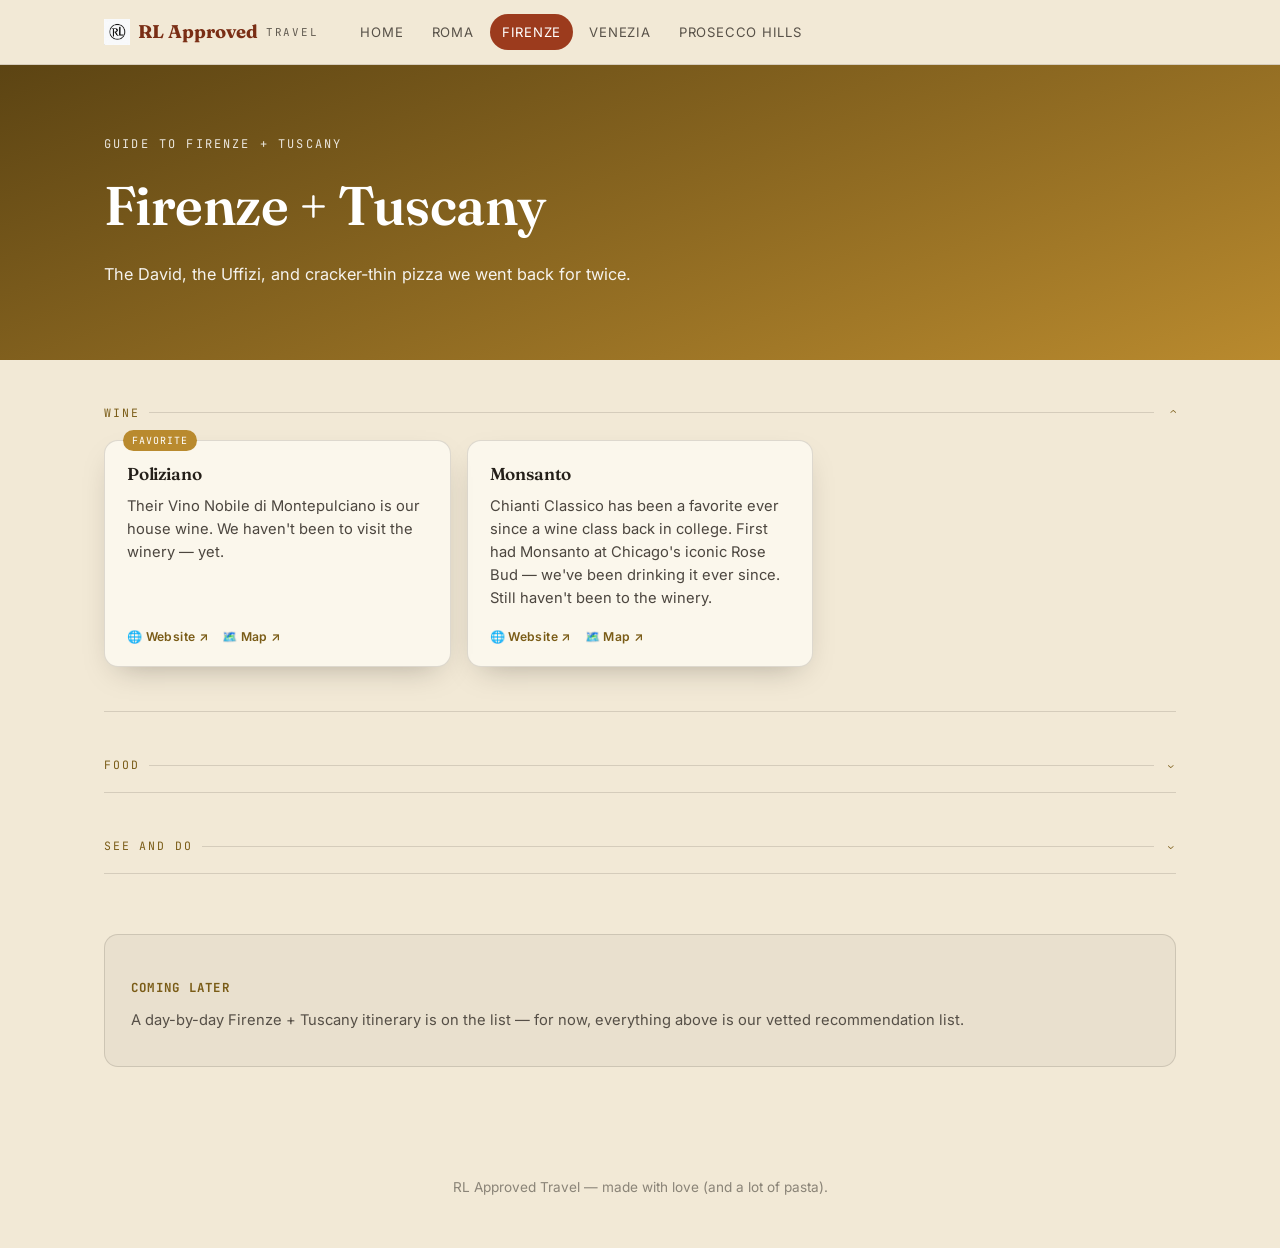
<file: firenze.html>
<!DOCTYPE html>
<html lang="en">
<head>
<meta charset="UTF-8">
<meta name="viewport" content="width=device-width, initial-scale=1.0">
<title>Firenze + Tuscany — RL Approved Travel</title>
<link rel="preconnect" href="https://fonts.googleapis.com">
<link rel="preconnect" href="https://fonts.gstatic.com" crossorigin>
<link href="https://fonts.googleapis.com/css2?family=Fraunces:ital,opsz,wght@0,9..144,400;0,9..144,500;0,9..144,600;0,9..144,700;1,9..144,500&family=Inter:wght@400;500;600;700&family=JetBrains+Mono:wght@400;500&display=swap" rel="stylesheet">
<link rel="icon" href="assets/rl-approved-icon.png" type="image/png">
<link rel="stylesheet" href="assets/style.css">
</head>
<body data-theme="firenze">

<nav class="nav">
  <div class="nav-inner">
    <a class="nav-brand" href="index.html"><img src="assets/rl-approved-icon.png" alt="" class="nav-icon"><span class="rl">RL Approved</span><span class="rest">Travel</span></a>
    <div class="nav-links">
      <a href="index.html">Home</a>
      <a href="roma.html">Roma</a>
      <a href="firenze.html" class="current">Firenze</a>
      <a href="venezia.html">Venezia</a>
      <a href="prosecco.html">Prosecco Hills</a>
    </div>
  </div>
</nav>

<div class="region-band">
  <div class="wrap">
    <div class="region-tag">Guide to Firenze + Tuscany</div>
    <h1 class="region-title">Firenze + Tuscany</h1>
    <p class="region-sub">The David, the Uffizi, and cracker-thin pizza we went back for twice.</p>
  </div>
</div>

<div class="wrap">
  <details class="accordion" open>
    <summary class="section-label"><span class="label-text">Wine</span><span class="chevron">⌄</span></summary>
    <div class="accordion-body">
      <div class="card-grid">
        <div class="place-card pick">
          <h4>Poliziano</h4>
          <p>Their Vino Nobile di Montepulciano is our house wine. We haven't been to visit the winery — yet.</p>
          <div class="place-links">
            <a href="https://carlettipoliziano.com/en/" target="_blank" rel="noopener">🌐 Website ↗</a>
            <a href="https://www.google.com/maps/place/Azienda+Agricola+Poliziano/@43.1366759,11.8432661,17z/data=!4m6!3m5!1s0x13295900650ab79f:0xdd45a4a75afd1a89!8m2!3d43.1347754!4d11.8444305!16s%2Fg%2F1tl6nbst" target="_blank" rel="noopener">🗺️ Map ↗</a>
          </div>
        </div>
        <div class="place-card">
          <h4>Monsanto</h4>
          <p>Chianti Classico has been a favorite ever since a wine class back in college. First had Monsanto at Chicago's iconic Rose Bud — we've been drinking it ever since. Still haven't been to the winery.</p>
          <div class="place-links">
            <a href="https://www.castellodimonsanto.it/en" target="_blank" rel="noopener">🌐 Website ↗</a>
            <a href="https://www.google.com/maps/place/Castello+di+Monsanto/@43.4938272,11.1882622,18z/data=!4m6!3m5!1s0x132a3719fd8dd297:0xc6261e9852d6c458!8m2!3d43.4936666!4d11.189697!16s%2Fg%2F1tdv8lys" target="_blank" rel="noopener">🗺️ Map ↗</a>
          </div>
        </div>
      </div>
    </div>
  </details>

  <details class="accordion">
    <summary class="section-label"><span class="label-text">Food</span><span class="chevron">⌄</span></summary>
    <div class="accordion-body">
      <div class="card-grid">
        <div class="place-card pick">
          <h4>Gucci Osteria da Massimo Bottura</h4>
          <div class="addr">P.za della Signoria, 10</div>
          <p>Fine dining — we booked thinking it would be super scene-y, but it was amazing. Best one-Michelin-star experience we've had anywhere in the world. Highly recommend for a high-end night in Florence.</p>
          <div class="place-links">
            <a href="https://goo.gl/maps/cd29JJXsXkEuZwjd6" target="_blank" rel="noopener">🗺️ Map ↗</a>
            <a href="https://www.gucciosteria.com/en/florence" target="_blank" rel="noopener">🌐 Website ↗</a>
          </div>
        </div>
        <div class="place-card">
          <h4>Vini E Vecchi Sapori</h4>
          <div class="addr">Via dei Magazzini, 3/r</div>
          <p>Super small, very highly rated — we weren't able to get in, all booked while we were there. On the list for next time.</p>
          <div class="place-links"><a href="https://goo.gl/maps/9FwcqKbuNEDHkGns5" target="_blank" rel="noopener">🗺️ Map ↗</a></div>
        </div>
        <div class="place-card">
          <h4>Gelateria La Carraia</h4>
          <div class="addr">Piazza Nazario Sauro, 25/r</div>
          <p>Recommended by the folks at Mangia Pizza. Didn't make it over last trip — saving it for next time.</p>
          <div class="place-links"><a href="https://goo.gl/maps/RWDN8YVk3W5JD4Ai6" target="_blank" rel="noopener">🗺️ Map ↗</a></div>
        </div>
        <div class="place-card">
          <h4>Mangia Pizza</h4>
          <p>Where we ate twice — cracker-thin, crispy crust.</p>
          <div class="place-links"><a href="https://goo.gl/maps/HDfvoU1F2jPN7wFL6" target="_blank" rel="noopener">🗺️ Map ↗</a></div>
        </div>
      </div>
    </div>
  </details>

  <details class="accordion">
    <summary class="section-label"><span class="label-text">See and Do</span><span class="chevron">⌄</span></summary>
    <div class="accordion-body">
      <div class="card-grid">
        <div class="place-card pick">
          <h4>The David</h4>
          <p>Must-see, practically indescribable in person. Buy tickets online.</p>
          <div class="place-links"><a href="https://www.google.com/maps/place/Galleria+dell%E2%80%99Accademia+di+Firenze/@43.7768145,11.2579987,19z/data=!4m6!3m5!1s0x132a558cbc91b927:0x6d4cf7aefa41a2c7!8m2!3d43.7768145!4d11.2586424!16s%2Fm%2F0w196y8" target="_blank" rel="noopener">🗺️ Map ↗</a></div>
        </div>
        <div class="place-card">
          <h4>The Uffizi</h4>
          <p>Unrivaled — you could spend days there. For a first trip, book a tour to at least see the highlights.</p>
          <div class="place-links">
            <a href="https://www.google.com/maps/place/Uffizi+Galleries/@43.7677856,11.2553108,16z/data=!3m1!4b1!4m6!3m5!1s0x132a54008dc59081:0xcddeb7c89bf0c4cd!8m2!3d43.7677856!4d11.2553108!16zL20vMGNmanA" target="_blank" rel="noopener">🗺️ Map ↗</a>
            <a href="https://www.artviva.com/product/uffizi-gallery-tour/" target="_blank" rel="noopener">🎟️ Tour ↗</a>
          </div>
        </div>
        <div class="place-card">
          <h4>Original Florence Walking Tour</h4>
          <p>One of three ArtViva walking tours we did on a previous trip — all pretty good.</p>
          <div class="place-links"><a href="https://www.artviva.com/product/original-florence-tour/" target="_blank" rel="noopener">🎟️ Tour ↗</a></div>
        </div>
        <div class="place-card">
          <h4>A Perfect Morning in Tuscany</h4>
          <p>The hike was a bit more intense than expected — don't wear flip-flops. Doesn't appear to be on ArtViva's site anymore, but they run tours in plenty of other cities too, worth checking.</p>
        </div>
      </div>
    </div>
  </details>

  <div class="optional-box" style="margin:60px 0 60px; background:rgba(36,31,25,0.04); border-color:var(--line); color:var(--ink);">
    <h5 style="color:#7a5c17;">Coming later</h5>
    <p style="color:rgba(36,31,25,0.75);">A day-by-day Firenze + Tuscany itinerary is on the list — for now, everything above is our vetted recommendation list.</p>
  </div>
</div>

<footer>RL Approved Travel — made with love (and a lot of pasta).</footer>
</body>
</html>
</file>
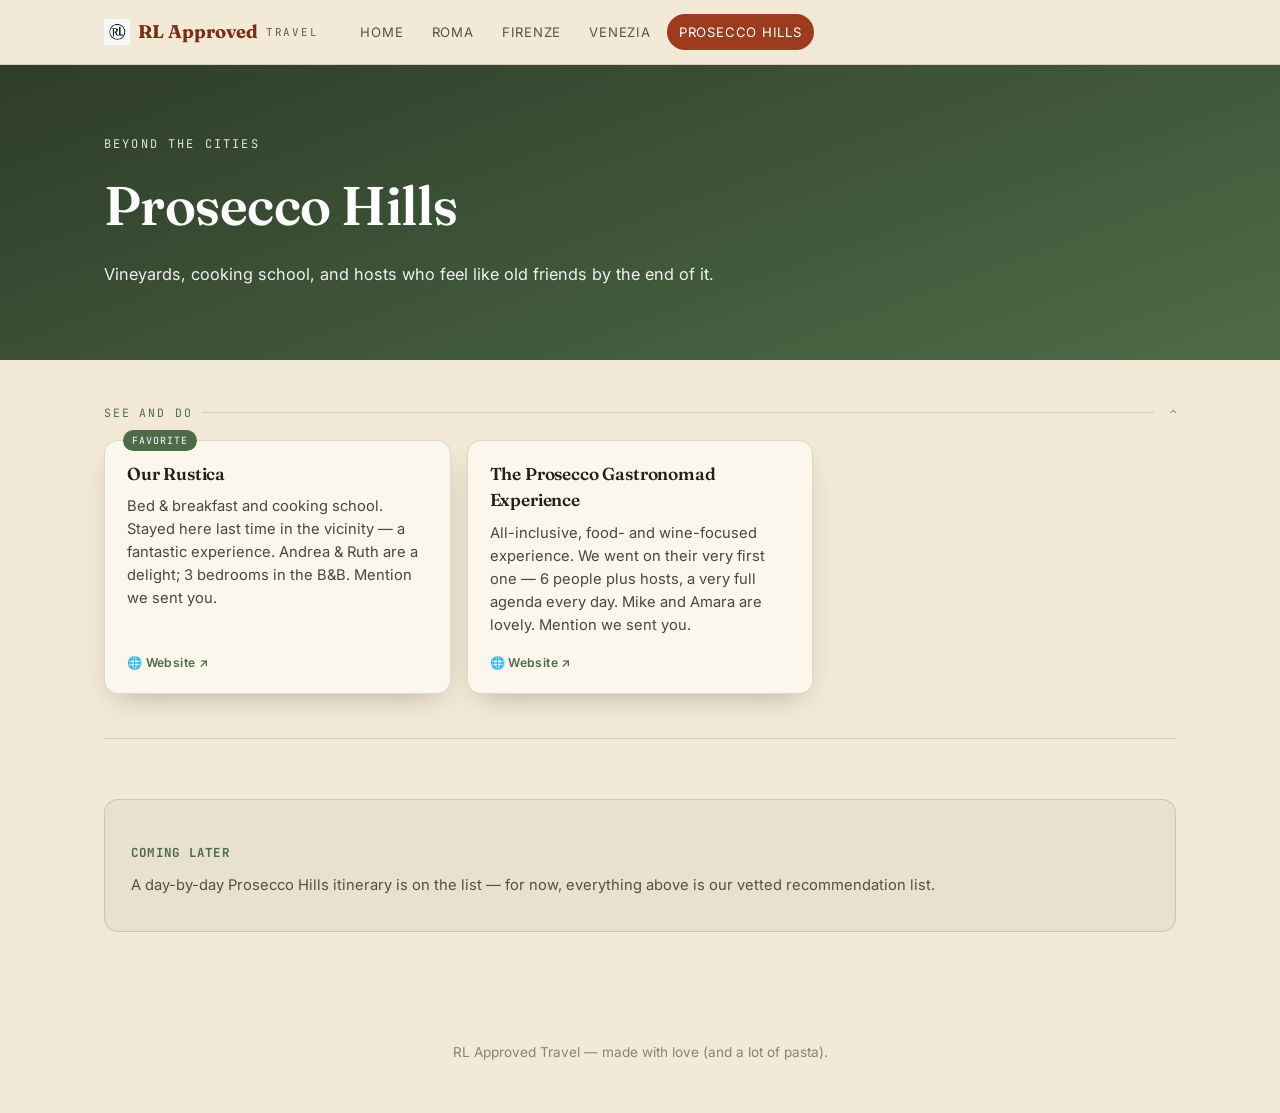
<file: prosecco.html>
<!DOCTYPE html>
<html lang="en">
<head>
<meta charset="UTF-8">
<meta name="viewport" content="width=device-width, initial-scale=1.0">
<title>Prosecco Hills — RL Approved Travel</title>
<link rel="preconnect" href="https://fonts.googleapis.com">
<link rel="preconnect" href="https://fonts.gstatic.com" crossorigin>
<link href="https://fonts.googleapis.com/css2?family=Fraunces:ital,opsz,wght@0,9..144,400;0,9..144,500;0,9..144,600;0,9..144,700;1,9..144,500&family=Inter:wght@400;500;600;700&family=JetBrains+Mono:wght@400;500&display=swap" rel="stylesheet">
<link rel="icon" href="assets/rl-approved-icon.png" type="image/png">
<link rel="stylesheet" href="assets/style.css">
</head>
<body data-theme="prosecco">

<nav class="nav">
  <div class="nav-inner">
    <a class="nav-brand" href="index.html"><img src="assets/rl-approved-icon.png" alt="" class="nav-icon"><span class="rl">RL Approved</span><span class="rest">Travel</span></a>
    <div class="nav-links">
      <a href="index.html">Home</a>
      <a href="roma.html">Roma</a>
      <a href="firenze.html">Firenze</a>
      <a href="venezia.html">Venezia</a>
      <a href="prosecco.html" class="current">Prosecco Hills</a>
    </div>
  </div>
</nav>

<div class="region-band">
  <div class="wrap">
    <div class="region-tag">Beyond the cities</div>
    <h1 class="region-title">Prosecco Hills</h1>
    <p class="region-sub">Vineyards, cooking school, and hosts who feel like old friends by the end of it.</p>
  </div>
</div>

<div class="wrap">
  <details class="accordion" open>
    <summary class="section-label"><span class="label-text">See and Do</span><span class="chevron">⌄</span></summary>
    <div class="accordion-body">
      <div class="card-grid">
        <div class="place-card pick">
          <h4>Our Rustica</h4>
          <p>Bed &amp; breakfast and cooking school. Stayed here last time in the vicinity — a fantastic experience. Andrea &amp; Ruth are a delight; 3 bedrooms in the B&amp;B. Mention we sent you.</p>
          <div class="place-links"><a href="https://www.ourrustica.com/" target="_blank" rel="noopener">🌐 Website ↗</a></div>
        </div>
        <div class="place-card">
          <h4>The Prosecco Gastronomad Experience</h4>
          <p>All-inclusive, food- and wine-focused experience. We went on their very first one — 6 people plus hosts, a very full agenda every day. Mike and Amara are lovely. Mention we sent you.</p>
          <div class="place-links"><a href="https://gastronomad.net/prosecco" target="_blank" rel="noopener">🌐 Website ↗</a></div>
        </div>
      </div>
    </div>
  </details>

  <div class="optional-box" style="margin:60px 0 60px; background:rgba(78,107,71,0.06); border-color:var(--line); color:var(--ink);">
    <h5 style="color:var(--laurel);">Coming later</h5>
    <p style="color:rgba(36,31,25,0.75);">A day-by-day Prosecco Hills itinerary is on the list — for now, everything above is our vetted recommendation list.</p>
  </div>
</div>

<footer>RL Approved Travel — made with love (and a lot of pasta).</footer>
</body>
</html>
</file>
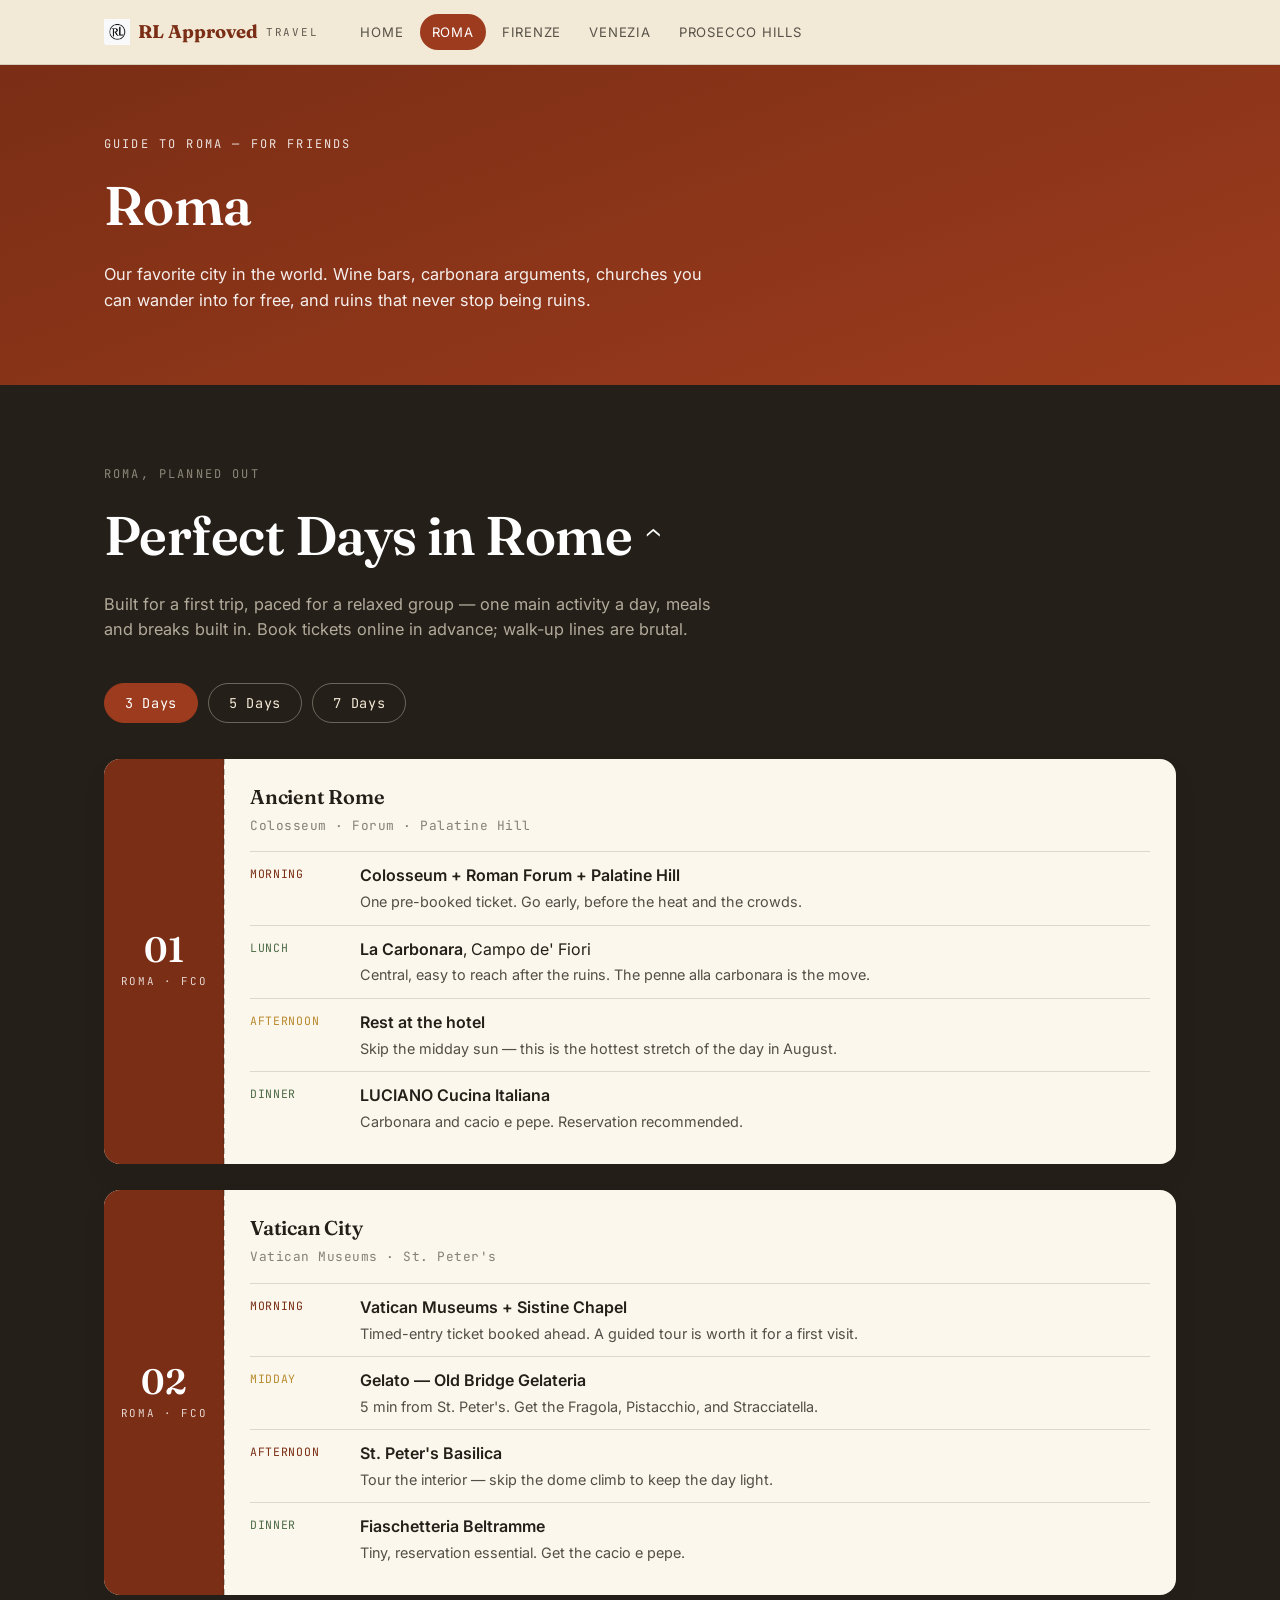
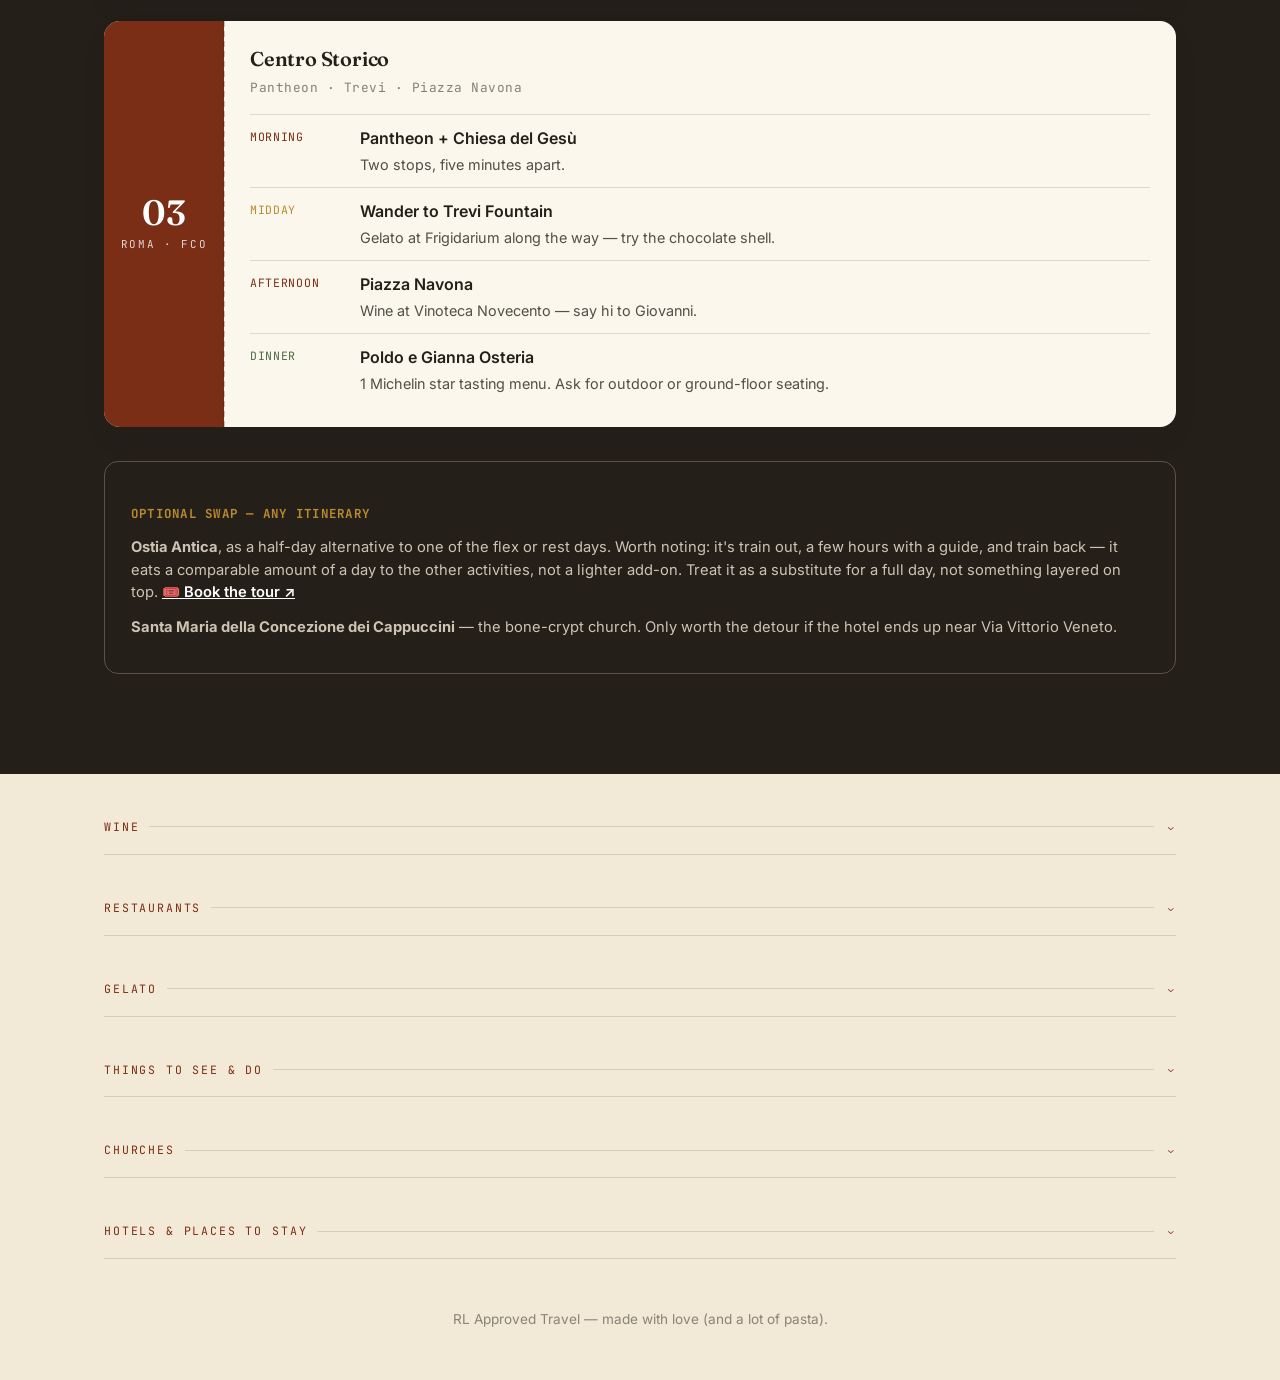
<file: roma.html>
<!DOCTYPE html>
<html lang="en">
<head>
<meta charset="UTF-8">
<meta name="viewport" content="width=device-width, initial-scale=1.0">
<title>Roma — RL Approved Travel</title>
<link rel="preconnect" href="https://fonts.googleapis.com">
<link rel="preconnect" href="https://fonts.gstatic.com" crossorigin>
<link href="https://fonts.googleapis.com/css2?family=Fraunces:ital,opsz,wght@0,9..144,400;0,9..144,500;0,9..144,600;0,9..144,700;1,9..144,500&family=Inter:wght@400;500;600;700&family=JetBrains+Mono:wght@400;500&display=swap" rel="stylesheet">
<link rel="icon" href="assets/rl-approved-icon.png" type="image/png">
<link rel="stylesheet" href="assets/style.css">
</head>
<body data-theme="roma">

<nav class="nav">
  <div class="nav-inner">
    <a class="nav-brand" href="index.html"><img src="assets/rl-approved-icon.png" alt="" class="nav-icon"><span class="rl">RL Approved</span><span class="rest">Travel</span></a>
    <div class="nav-links">
      <a href="index.html">Home</a>
      <a href="roma.html" class="current">Roma</a>
      <a href="firenze.html">Firenze</a>
      <a href="venezia.html">Venezia</a>
      <a href="prosecco.html">Prosecco Hills</a>
    </div>
  </div>
</nav>

<div class="region-band">
  <div class="wrap">
    <div class="region-tag">Guide to Roma — for friends</div>
    <h1 class="region-title">Roma</h1>
    <p class="region-sub">Our favorite city in the world. Wine bars, carbonara arguments, churches you can wander into for free, and ruins that never stop being ruins.</p>
  </div>
</div>

<!-- ============ ITINERARIES ============ -->
<details class="itin-section" id="itineraries" open>
  <summary>
    <div class="wrap">
      <div class="region-tag">Roma, planned out</div>
      <h2 class="region-title">Perfect Days in Rome<span class="chevron">⌄</span></h2>
    </div>
  </summary>
  <div class="itin-body">
    <div class="wrap">
    <p class="region-sub">Built for a first trip, paced for a relaxed group — one main activity a day, meals and breaks built in. Book tickets online in advance; walk-up lines are brutal.</p>

    <div class="day-tabs">
      <button class="day-tab active" data-target="itin-3">3 Days</button>
      <button class="day-tab" data-target="itin-5">5 Days</button>
      <button class="day-tab" data-target="itin-7">7 Days</button>
    </div>

    <div class="itin-plan active" id="itin-3">
      <div class="ticket">
        <div class="ticket-stub"><div class="day-num">01</div><div class="day-code">ROMA · FCO</div></div>
        <div class="ticket-body">
          <h4>Ancient Rome</h4>
          <div class="day-theme">Colosseum · Forum · Palatine Hill</div>
          <div class="slot"><div class="slot-time">Morning</div><div class="slot-content"><b>Colosseum + Roman Forum + Palatine Hill</b><p>One pre-booked ticket. Go early, before the heat and the crowds.</p></div></div>
          <div class="slot meal"><div class="slot-time">Lunch</div><div class="slot-content"><b>La Carbonara</b>, Campo de' Fiori<p>Central, easy to reach after the ruins. The penne alla carbonara is the move.</p></div></div>
          <div class="slot break"><div class="slot-time">Afternoon</div><div class="slot-content"><b>Rest at the hotel</b><p>Skip the midday sun — this is the hottest stretch of the day in August.</p></div></div>
          <div class="slot meal"><div class="slot-time">Dinner</div><div class="slot-content"><b>LUCIANO Cucina Italiana</b><p>Carbonara and cacio e pepe. Reservation recommended.</p></div></div>
        </div>
      </div>
      <div class="ticket">
        <div class="ticket-stub"><div class="day-num">02</div><div class="day-code">ROMA · FCO</div></div>
        <div class="ticket-body">
          <h4>Vatican City</h4>
          <div class="day-theme">Vatican Museums · St. Peter's</div>
          <div class="slot"><div class="slot-time">Morning</div><div class="slot-content"><b>Vatican Museums + Sistine Chapel</b><p>Timed-entry ticket booked ahead. A guided tour is worth it for a first visit.</p></div></div>
          <div class="slot break"><div class="slot-time">Midday</div><div class="slot-content"><b>Gelato — Old Bridge Gelateria</b><p>5 min from St. Peter's. Get the Fragola, Pistacchio, and Stracciatella.</p></div></div>
          <div class="slot"><div class="slot-time">Afternoon</div><div class="slot-content"><b>St. Peter's Basilica</b><p>Tour the interior — skip the dome climb to keep the day light.</p></div></div>
          <div class="slot meal"><div class="slot-time">Dinner</div><div class="slot-content"><b>Fiaschetteria Beltramme</b><p>Tiny, reservation essential. Get the cacio e pepe.</p></div></div>
        </div>
      </div>
      <div class="ticket">
        <div class="ticket-stub"><div class="day-num">03</div><div class="day-code">ROMA · FCO</div></div>
        <div class="ticket-body">
          <h4>Centro Storico</h4>
          <div class="day-theme">Pantheon · Trevi · Piazza Navona</div>
          <div class="slot"><div class="slot-time">Morning</div><div class="slot-content"><b>Pantheon + Chiesa del Gesù</b><p>Two stops, five minutes apart.</p></div></div>
          <div class="slot break"><div class="slot-time">Midday</div><div class="slot-content"><b>Wander to Trevi Fountain</b><p>Gelato at Frigidarium along the way — try the chocolate shell.</p></div></div>
          <div class="slot"><div class="slot-time">Afternoon</div><div class="slot-content"><b>Piazza Navona</b><p>Wine at Vinoteca Novecento — say hi to Giovanni.</p></div></div>
          <div class="slot meal"><div class="slot-time">Dinner</div><div class="slot-content"><b>Poldo e Gianna Osteria</b><p>1 Michelin star tasting menu. Ask for outdoor or ground-floor seating.</p></div></div>
        </div>
      </div>
    </div>

    <div class="itin-plan" id="itin-5">
      <div class="ticket">
        <div class="ticket-stub"><div class="day-num">01</div><div class="day-code">ROMA · FCO</div></div>
        <div class="ticket-body">
          <h4>Ancient Rome</h4>
          <div class="day-theme">Colosseum · Forum · Palatine Hill</div>
          <div class="slot"><div class="slot-time">Morning</div><div class="slot-content"><b>Colosseum + Roman Forum + Palatine Hill</b><p>Pre-booked, early start.</p></div></div>
          <div class="slot meal"><div class="slot-time">Lunch</div><div class="slot-content"><b>La Carbonara</b>, Campo de' Fiori</div></div>
          <div class="slot break"><div class="slot-time">Afternoon</div><div class="slot-content"><b>Rest at the hotel</b></div></div>
          <div class="slot meal"><div class="slot-time">Dinner</div><div class="slot-content"><b>LUCIANO Cucina Italiana</b><p>Reservation recommended.</p></div></div>
        </div>
      </div>
      <div class="ticket">
        <div class="ticket-stub"><div class="day-num">02</div><div class="day-code">ROMA · FCO</div></div>
        <div class="ticket-body">
          <h4>Vatican City</h4>
          <div class="day-theme">Vatican Museums · St. Peter's</div>
          <div class="slot"><div class="slot-time">Morning</div><div class="slot-content"><b>Vatican Museums + Sistine Chapel</b><p>Timed entry, guided tour recommended.</p></div></div>
          <div class="slot break"><div class="slot-time">Midday</div><div class="slot-content"><b>Gelato — Old Bridge Gelateria</b></div></div>
          <div class="slot"><div class="slot-time">Afternoon</div><div class="slot-content"><b>St. Peter's Basilica</b></div></div>
          <div class="slot meal"><div class="slot-time">Dinner</div><div class="slot-content"><b>Fiaschetteria Beltramme</b><p>Reservation essential.</p></div></div>
        </div>
      </div>
      <div class="ticket">
        <div class="ticket-stub"><div class="day-num">03</div><div class="day-code">ROMA · FCO</div></div>
        <div class="ticket-body">
          <h4>Centro Storico</h4>
          <div class="day-theme">Pantheon · Trevi · Piazza Navona</div>
          <div class="slot"><div class="slot-time">Morning</div><div class="slot-content"><b>Pantheon + Chiesa del Gesù</b></div></div>
          <div class="slot break"><div class="slot-time">Midday</div><div class="slot-content"><b>Wander to Trevi</b><p>Gelato at Frigidarium en route.</p></div></div>
          <div class="slot"><div class="slot-time">Afternoon</div><div class="slot-content"><b>Piazza Navona</b><p>Wine at Vinoteca Novecento.</p></div></div>
          <div class="slot meal"><div class="slot-time">Dinner</div><div class="slot-content"><b>Poldo e Gianna Osteria</b></div></div>
        </div>
      </div>
      <div class="ticket">
        <div class="ticket-stub"><div class="day-num">04</div><div class="day-code">ROMA · FCO</div></div>
        <div class="ticket-body">
          <h4>Rest &amp; Wander</h4>
          <div class="day-theme">A slow day, on purpose</div>
          <div class="slot"><div class="slot-time">Morning</div><div class="slot-content"><b>Slow start</b><p>Coffee and pastry near the hotel, no agenda.</p></div></div>
          <div class="slot meal"><div class="slot-time">Lunch</div><div class="slot-content"><b>Piazza Navona</b><p>Something light, people-watching.</p></div></div>
          <div class="slot break"><div class="slot-time">Afternoon</div><div class="slot-content"><b>Wine — Vinaietto, Old Winery</b><p>A quieter spot to unwind.</p></div></div>
          <div class="slot meal"><div class="slot-time">Dinner</div><div class="slot-content"><b>Piccolo Arancio</b><p>Book ahead.</p></div></div>
        </div>
      </div>
      <div class="ticket">
        <div class="ticket-stub"><div class="day-num">05</div><div class="day-code">ROMA · FCO</div></div>
        <div class="ticket-body">
          <h4>Villa Borghese</h4>
          <div class="day-theme">Borghese Gallery</div>
          <div class="slot"><div class="slot-time">Morning</div><div class="slot-content"><b>Borghese Gallery</b><p>Book a guided tour ahead of time — ours was semi-private via Viator and excellent.</p></div></div>
          <div class="slot meal"><div class="slot-time">Lunch</div><div class="slot-content"><b>Near Villa Borghese park</b></div></div>
          <div class="slot break"><div class="slot-time">Afternoon</div><div class="slot-content"><b>Free / rest</b></div></div>
          <div class="slot meal"><div class="slot-time">Dinner</div><div class="slot-content"><b>Back to a favorite</b><p>LUCIANO or Fiaschetteria, whichever they loved most.</p></div></div>
        </div>
      </div>
    </div>

    <div class="itin-plan" id="itin-7">
      <div class="ticket">
        <div class="ticket-stub"><div class="day-num">01</div><div class="day-code">ROMA · FCO</div></div>
        <div class="ticket-body">
          <h4>Ancient Rome</h4>
          <div class="day-theme">Colosseum · Forum · Palatine Hill</div>
          <div class="slot"><div class="slot-time">Morning</div><div class="slot-content"><b>Colosseum + Roman Forum + Palatine Hill</b></div></div>
          <div class="slot meal"><div class="slot-time">Lunch</div><div class="slot-content"><b>La Carbonara</b>, Campo de' Fiori</div></div>
          <div class="slot break"><div class="slot-time">Afternoon</div><div class="slot-content"><b>Rest at the hotel</b></div></div>
          <div class="slot meal"><div class="slot-time">Dinner</div><div class="slot-content"><b>LUCIANO Cucina Italiana</b></div></div>
        </div>
      </div>
      <div class="ticket">
        <div class="ticket-stub"><div class="day-num">02</div><div class="day-code">ROMA · FCO</div></div>
        <div class="ticket-body">
          <h4>Vatican City</h4>
          <div class="day-theme">Vatican Museums · St. Peter's</div>
          <div class="slot"><div class="slot-time">Morning</div><div class="slot-content"><b>Vatican Museums + Sistine Chapel</b></div></div>
          <div class="slot break"><div class="slot-time">Midday</div><div class="slot-content"><b>Gelato — Old Bridge Gelateria</b></div></div>
          <div class="slot"><div class="slot-time">Afternoon</div><div class="slot-content"><b>St. Peter's Basilica</b></div></div>
          <div class="slot meal"><div class="slot-time">Dinner</div><div class="slot-content"><b>Fiaschetteria Beltramme</b></div></div>
        </div>
      </div>
      <div class="ticket">
        <div class="ticket-stub"><div class="day-num">03</div><div class="day-code">ROMA · FCO</div></div>
        <div class="ticket-body">
          <h4>Centro Storico</h4>
          <div class="day-theme">Pantheon · Trevi · Piazza Navona</div>
          <div class="slot"><div class="slot-time">Morning</div><div class="slot-content"><b>Pantheon + Chiesa del Gesù</b></div></div>
          <div class="slot break"><div class="slot-time">Midday</div><div class="slot-content"><b>Wander to Trevi</b><p>Gelato at Frigidarium.</p></div></div>
          <div class="slot"><div class="slot-time">Afternoon</div><div class="slot-content"><b>Piazza Navona</b><p>Wine at Vinoteca Novecento.</p></div></div>
          <div class="slot meal"><div class="slot-time">Dinner</div><div class="slot-content"><b>Poldo e Gianna Osteria</b></div></div>
        </div>
      </div>
      <div class="ticket">
        <div class="ticket-stub"><div class="day-num">04</div><div class="day-code">ROMA · FCO</div></div>
        <div class="ticket-body">
          <h4>Rest &amp; Wander</h4>
          <div class="day-theme">A slow day, on purpose</div>
          <div class="slot"><div class="slot-time">Morning</div><div class="slot-content"><b>Slow start</b></div></div>
          <div class="slot meal"><div class="slot-time">Lunch</div><div class="slot-content"><b>Piazza Navona</b></div></div>
          <div class="slot break"><div class="slot-time">Afternoon</div><div class="slot-content"><b>Wine — Vinaietto, Old Winery</b></div></div>
          <div class="slot meal"><div class="slot-time">Dinner</div><div class="slot-content"><b>Piccolo Arancio</b></div></div>
        </div>
      </div>
      <div class="ticket">
        <div class="ticket-stub"><div class="day-num">05</div><div class="day-code">ROMA · FCO</div></div>
        <div class="ticket-body">
          <h4>Villa Borghese</h4>
          <div class="day-theme">Borghese Gallery</div>
          <div class="slot"><div class="slot-time">Morning</div><div class="slot-content"><b>Borghese Gallery</b><p>Guided tour, booked ahead.</p></div></div>
          <div class="slot meal"><div class="slot-time">Lunch</div><div class="slot-content"><b>Near Villa Borghese park</b></div></div>
          <div class="slot break"><div class="slot-time">Afternoon</div><div class="slot-content"><b>Free / rest</b></div></div>
          <div class="slot meal"><div class="slot-time">Dinner</div><div class="slot-content"><b>Back to a favorite</b></div></div>
        </div>
      </div>
      <div class="ticket">
        <div class="ticket-stub"><div class="day-num">06</div><div class="day-code">ROMA · FCO</div></div>
        <div class="ticket-body">
          <h4>Capitoline Hill</h4>
          <div class="day-theme">Capitoline Museum</div>
          <div class="slot"><div class="slot-time">Morning</div><div class="slot-content"><b>Capitoline Museum</b><p>Home to the giant foot and face of Nero.</p></div></div>
          <div class="slot meal"><div class="slot-time">Lunch</div><div class="slot-content"><b>Nearby, Campo de' Fiori is close</b></div></div>
          <div class="slot break"><div class="slot-time">Afternoon</div><div class="slot-content"><b>Free time / Forum overlook</b></div></div>
          <div class="slot meal"><div class="slot-time">Dinner</div><div class="slot-content"><b>Osteria del Sostengo</b><p>Truffle pasta, reservation recommended.</p></div></div>
        </div>
      </div>
      <div class="ticket">
        <div class="ticket-stub"><div class="day-num">07</div><div class="day-code">ROMA · FCO</div></div>
        <div class="ticket-body">
          <h4>Castel Sant'Angelo &amp; Farewell</h4>
          <div class="day-theme">Castel Sant'Angelo</div>
          <div class="slot"><div class="slot-time">Morning</div><div class="slot-content"><b>Castel Sant'Angelo</b><p>Book the fast-track guided tour — ours ended up private, with an excellent guide.</p></div></div>
          <div class="slot meal"><div class="slot-time">Lunch</div><div class="slot-content"><b>Near the Vatican / Castel area</b></div></div>
          <div class="slot break"><div class="slot-time">Afternoon</div><div class="slot-content"><b>Slow afternoon, pack</b><p>One last gelato at Old Bridge.</p></div></div>
          <div class="slot meal"><div class="slot-time">Dinner</div><div class="slot-content"><b>Farewell dinner</b><p>Wherever they loved most this trip.</p></div></div>
        </div>
      </div>
    </div>

    <div class="optional-box">
      <h5>Optional swap — any itinerary</h5>
      <p><b>Ostia Antica</b>, as a half-day alternative to one of the flex or rest days. Worth noting: it's train out, a few hours with a guide, and train back — it eats a comparable amount of a day to the other activities, not a lighter add-on. Treat it as a substitute for a full day, not something layered on top.
      <a href="https://citywonders.com/rome-tours/ostia-antica-tour-from-rome" target="_blank" rel="noopener">🎟️ Book the tour ↗</a></p>
      <p><b>Santa Maria della Concezione dei Cappuccini</b> — the bone-crypt church. Only worth the detour if the hotel ends up near Via Vittorio Veneto.</p>
    </div>
    </div>
  </div>
</details>

<div class="wrap">

  <details class="accordion">
    <summary class="section-label"><span class="label-text">Wine</span><span class="chevron">⌄</span></summary>
    <div class="accordion-body">
      <div class="card-grid">
        <div class="place-card pick">
          <h4>Vinoteca Novecento</h4>
          <div class="addr">Piazza delle Coppelle, 47 — 5 min walk from the Pantheon</div>
          <p>Excellent little wine bar. Say hi to Giovanni from Ross &amp; Lisa of Chicago!</p>
          <div class="place-links">
            <a href="https://www.google.com/maps/place/Vinoteca+900/@41.9006118,12.4736469,17z/data=!3m1!4b1!4m5!3m4!1s0x132f6051b0f9b83f:0x83aa43a2ba9180d0!8m2!3d41.9006118!4d12.4758356" target="_blank" rel="noopener">🗺️ Map ↗</a>
            <a href="http://www.vinoteca900.eu" target="_blank" rel="noopener">🌐 Website ↗</a>
          </div>
        </div>
        <div class="place-card">
          <h4>Vinaietto – Old Winery</h4>
          <p>Lovely wine bar, found after a Colosseum + Forum tour. Good spot to unwind post-tour.</p>
          <div class="place-links"><a href="https://www.google.com/maps/place/Vinaietto+-+Old+Winery/@41.8329548,12.2327758,11z/data=!4m6!3m5!1s0x132f604f28d2e77d:0x2dcacf15b244d58f!8m2!3d41.8945977!4d12.4749146!16s%2Fg%2F1pty4c8yl" target="_blank" rel="noopener">🗺️ Map ↗</a></div>
        </div>
      </div>
    </div>
  </details>

  <details class="accordion">
    <summary class="section-label"><span class="label-text">Restaurants</span><span class="chevron">⌄</span></summary>
    <div class="accordion-body">
      <div class="card-grid">
        <div class="place-card pick">
          <h4>LUCIANO Cucina Italiana</h4>
          <p>Amazing carbonara and cacio e pepe — our favorite in Roma for those two pasta dishes. Highly recommended; reservations recommended.</p>
          <div class="place-links">
            <a href="https://goo.gl/maps/jC6T4qrajcDxEkdQ9" target="_blank" rel="noopener">🗺️ Map ↗</a>
            <a href="https://www.lucianocucinaitaliana.it" target="_blank" rel="noopener">🌐 Website ↗</a>
          </div>
        </div>
        <div class="place-card">
          <h4>Fiaschetteria Beltramme</h4>
          <div class="addr">Via della Croce, 39 — 5 min walk from the Spanish Steps</div>
          <p>Get the cacio e pepe, you will not regret it. Tiny place — reservations recommended (a credit card concierge can help book).</p>
          <div class="place-links">
            <a href="https://www.google.com/maps/place/Fiaschetteria+Beltramme/@41.9023008,12.4796029,16.96z/data=!4m5!3m4!1s0x0:0x4ecaec2e7b7ccf7c!8m2!3d41.9060759!4d12.4793556" target="_blank" rel="noopener">🗺️ Map ↗</a>
            <a href="https://fiaschetteriabeltramme.it" target="_blank" rel="noopener">🌐 Website ↗</a>
          </div>
        </div>
        <div class="place-card">
          <h4>La Carbonara</h4>
          <div class="addr">Piazza Campo de' Fiori, 23</div>
          <p>The penne alla carbonara is divine. The off-menu penne all'arrabbiata is also delightful. Reservation not a bad idea, but you can usually walk up.</p>
          <div class="place-links"><a href="https://www.google.com/maps/place/La+Carbonara/@41.8951709,12.4713365,19.05z/data=!4m8!1m2!2m1!1sla+carbonora!3m4!1s0x0:0xeb9344310d0ce394!8m2!3d41.895887!4d12.471621" target="_blank" rel="noopener">🗺️ Map ↗</a></div>
        </div>
        <div class="place-card">
          <h4>Osteria del Sostengo</h4>
          <div class="addr">Via delle Colonnelle, 5 — 5 min from the Pantheon</div>
          <p>Amazingly simple truffle pasta — just pasta, olive oil, and piles of black truffle. Very small inside, even the patio. Reservations recommended.</p>
          <div class="place-links">
            <a href="https://www.google.com/maps/place/Osteria+del+Sostengo/@41.9006057,12.4763392,19.22z/data=!4m16!1m10!4m9!1m0!1m6!1m2!1s0x132f6051ed2bd38f:0x43d39aa0476dac!2sOsteria+del+Sostengo,+Via+delle+Colonnelle,+5,+00186+Roma+RM,+Italy!2m2!1d12.4771408!2d41.8999153!3e2!3m4!1s0x0:0x43d39aa0476dac!8m2!3d41.899915!4d12.477141" target="_blank" rel="noopener">🗺️ Map ↗</a>
            <a href="https://ilsostegno.it" target="_blank" rel="noopener">🌐 Website ↗</a>
          </div>
        </div>
        <div class="place-card">
          <h4>Poldo e Gianna Osteria</h4>
          <div class="addr">Vicolo Rosini, 6</div>
          <p>Delightful dinner — 1 Michelin star tasting menu. Ideally sit outdoors; ground floor is better than the basement.</p>
          <div class="place-links"><a href="https://www.google.com/maps/place/Poldo+e+Gianna+Osteria/@41.8329548,12.2327758,11z/data=!4m6!3m5!1s0x132f605168d9292d:0x7d61a494202117d3!8m2!3d41.9022157!4d12.477229!16s%2Fg%2F11cn92jvs0" target="_blank" rel="noopener">🗺️ Map ↗</a></div>
        </div>
        <div class="place-card">
          <h4>Piccolo Arancio</h4>
          <div class="addr">Vicolo Scanderbeg, 112</div>
          <p>Lovely little place with great fresh pasta and traditional meat dishes. Will need a reservation.</p>
          <div class="place-links">
            <a href="https://www.google.com/maps/place/Piccolo+Arancio/@41.9006307,12.4849458,17z/data=!4m5!3m4!1s0x0:0xb95f26bd0f31868f!8m2!3d41.9007773!4d12.4849628" target="_blank" rel="noopener">🗺️ Map ↗</a>
            <a href="https://www.piccoloarancio.it" target="_blank" rel="noopener">🌐 Website ↗</a>
          </div>
        </div>
        <div class="place-card">
          <h4>Da Cicero</h4>
          <div class="addr">Via Poli, 44</div>
          <p>Good pizza, though more flatbread-style than traditional Italian.</p>
          <div class="place-links"><a href="https://www.google.com/maps/place/Da+Cicero/@41.8329548,12.2327758,11z/data=!4m6!3m5!1s0x132f61007d1448a1:0x8e0646ccfa2cab5a!8m2!3d41.9015573!4d12.4828087!16s%2Fg%2F11ld2p5nl0" target="_blank" rel="noopener">🗺️ Map ↗</a></div>
        </div>
        <div class="place-card">
          <h4>Alfredo alla Scrofa Restaurant</h4>
          <p>The Alfredo tasting menu, in the original home of Alfredo (as in fettuccine Alfredo) — decor to match. Worth noting: they add a 20% service charge to the bill, which is unusual for Italy.</p>
          <div class="place-links"><a href="https://www.google.com/maps/place/Alfredo+alla+Scrofa+Restaurant/@41.8329548,12.2327758,11z/data=!4m6!3m5!1s0x132f6050fbfdbdf9:0x8f8d9d9c566ad09c!8m2!3d41.9022694!4d12.4748277!16s%2Fg%2F1v6k2l24" target="_blank" rel="noopener">🗺️ Map ↗</a></div>
        </div>
        <div class="place-card">
          <h4>La Boccaccia</h4>
          <p>Favorite Roman flatbread-style pizza — pay by weight, they heat it up for you. In Trastevere, about a 20-min walk from St. Peter's.</p>
          <div class="place-links"><a href="https://www.google.com/maps/place/La+Boccaccia/@41.8919242,12.4643778,16z/data=!4m5!3m4!1s0x0:0x28e1b62527bb1a92!8m2!3d41.8919242!4d12.4685048" target="_blank" rel="noopener">🗺️ Map ↗</a></div>
        </div>
        <div class="place-card">
          <h4>Bonci</h4>
          <p>Haven't eaten at the Rome originals, but they're famous for the best Roman flatbread style — they just opened their first US location, in Chicago. It's delicious.</p>
          <div class="place-links"><a href="https://www.google.com/maps/place/Bonci/@41.90912,12.4457868,16z/data=!4m8!1m2!2m1!1sbonci+roma!3m4!1s0x0:0x6e877847f024954a!8m2!3d41.9066758!4d12.4466716" target="_blank" rel="noopener">🗺️ Map ↗</a></div>
        </div>
        <div class="place-card">
          <h4>Obicà</h4>
          <p>Great mozzarella bar — good stop for happy hour, wine, bread, and mozz. A few locations; the Piazza di Firenze one is secluded and less touristy.</p>
          <div class="place-links"><a href="https://www.google.com/maps/place/Obic%C3%A0/@41.9005821,12.4721261,17z/data=!4m5!3m4!1s0x0:0x6fbac9b513460eb0!8m2!3d41.9022671!4d12.4760619" target="_blank" rel="noopener">🗺️ Map ↗</a></div>
        </div>
        <div class="place-card">
          <h4>Trattoria Da Teo</h4>
          <p>Never got in — sold out both times without a reservation. If you'll be in Trastevere, book ahead.</p>
          <div class="place-links"><a href="https://www.google.com/maps/place/Trattoria+Da+Teo/@41.8881972,12.4791224,16z/data=!4m5!3m4!1s0x0:0x808715d4979c0828!8m2!3d41.888433!4d12.4777222" target="_blank" rel="noopener">🗺️ Map ↗</a></div>
        </div>
        <div class="place-card">
          <h4>Il Marchese – Osteria Mercato Liquori</h4>
          <p>A stop on our carbonara tour — beautiful interior space, but too trendy and the food wasn't great. Pasta served in skillets.</p>
          <div class="place-links"><a href="https://www.google.com/maps/place/Il+Marchese+-+Osteria+Mercato+Liquori/@41.8329548,12.2327758,11z/data=!4m6!3m5!1s0x132f61c0b94e50f3:0xb13515fc71b58402!8m2!3d41.9043904!4d12.4752666!16s%2Fg%2F11f5wj1y1y" target="_blank" rel="noopener">🗺️ Map ↗</a></div>
        </div>
        <div class="place-card">
          <h4>Trieste Pizza</h4>
          <p>Adorable little pizzas. Pretty mediocre, honestly — wouldn't go out of your way for it.</p>
          <div class="place-links"><a href="https://www.google.com/maps/place/Trieste+Pizza/@41.8329548,12.2327758,11z/data=!4m6!3m5!1s0x132f61b017bcc5b7:0x25ff17e55880a210!8m2!3d41.896299!4d12.4940417!16s%2Fg%2F11cjtkpw20" target="_blank" rel="noopener">🗺️ Map ↗</a></div>
        </div>
        <div class="place-card">
          <h4>La Prosciutteria Navona <span class="mono" style="font-size:0.72rem;opacity:0.6;">(now closed)</span></h4>
          <p>Great pork sandwiches — stumbled onto it while walking, just down the street from Frigidarium.</p>
          <div class="place-links"><a href="https://www.google.com/maps/place/La+Prosciutteria+Navona/@41.8990888,12.4672522,17z/data=!4m5!3m4!1s0x0:0x4d48d88365a0a63d!8m2!3d41.8990888!4d12.4694408" target="_blank" rel="noopener">🗺️ Map ↗</a></div>
        </div>
      </div>
    </div>
  </details>

  <details class="accordion">
    <summary class="section-label"><span class="label-text">Gelato</span><span class="chevron">⌄</span></summary>
    <div class="accordion-body">
      <div class="card-grid">
        <div class="place-card pick">
          <h4>Old Bridge Gelateria</h4>
          <div class="addr">Viale dei Bastioni di Michelangelo — 5 min walk from St. Peter's</div>
          <p>Favorite gelato in Rome. Get the Fragola, Pistacchio, and Stracciatella.</p>
          <div class="place-links"><a href="https://www.google.com/maps/place/Old+Bridge+Gelateria/@41.9064024,12.454176,17z/data=!3m1!4b1!4m5!3m4!1s0x132f60614eaccf47:0xd58627cebc873c8d!8m2!3d41.9064024!4d12.4563647" target="_blank" rel="noopener">🗺️ Map ↗</a></div>
        </div>
        <div class="place-card pick">
          <h4>Frigidarium</h4>
          <div class="addr">Via del Governo Vecchio, 112 — 5 min walk from Piazza Navona</div>
          <p>Second favorite gelato in Rome — try the chocolate shell!</p>
          <div class="place-links"><a href="https://www.google.com/maps/place/Frigidarium/@41.8992881,12.4719065,16.59z/data=!4m5!3m4!1s0x0:0xde0b80504f7164f!8m2!3d41.8982324!4d12.4704561" target="_blank" rel="noopener">🗺️ Map ↗</a></div>
        </div>
        <div class="place-card">
          <h4>Grom</h4>
          <p>Decent gelato chain, lots of locations — this one just north of Piazza Navona.</p>
          <div class="place-links">
            <a href="https://www.google.com/maps/place/Grom/@41.8991476,12.471096,17z/data=!4m22!1m16!4m15!1m6!1m2!1s0x132f6083c19d1c3d:0xa35724562e82334a!2sPiazza+Navona,+00186+Roma+RM,+Italy!2m2!1d12.4730742!2d41.8991633!1m6!1m2!1s0x132f604517b66b91:0xde0b80504f7164f!2sFrigidarium,+Via+del+Governo+Vecchio,+112,+00186+Roma+RM,+Italy!2m2!1d12.4704548!2d41.8982333!3e2!3m4!1s0x0:0x572c090397b5ae46!8m2!3d41.9002178!4d12.4732382" target="_blank" rel="noopener">🗺️ Map ↗</a>
            <a href="https://grom.it/en/" target="_blank" rel="noopener">🌐 Website ↗</a>
          </div>
        </div>
        <div class="place-card">
          <h4>Gelateria Giolitti</h4>
          <p>Very old and very famous gelato shop &amp; bakery. A bit overpriced, honestly not much better than the Grom a block away — unless you're sitting for a coffee and pastry.</p>
          <div class="place-links">
            <a href="https://www.google.com/maps/place/Gelateria+Giolitti/@41.9010589,12.4772467,17.47z/data=!4m5!3m4!1s0x0:0x38610a40a28f8107!8m2!3d41.9010593!4d12.4772467" target="_blank" rel="noopener">🗺️ Map ↗</a>
            <a href="https://www.giolitti.it/en/" target="_blank" rel="noopener">🌐 Website ↗</a>
          </div>
        </div>
      </div>
    </div>
  </details>

  <details class="accordion">
    <summary class="section-label"><span class="label-text">Things to See &amp; Do</span><span class="chevron">⌄</span></summary>
    <div class="accordion-body">
      <div class="card-grid">
        <div class="place-card pick">
          <h4>Colosseum + Roman Forum + Palatine Hill</h4>
          <p>One ticket, do them together. Book online in advance — it's ruined enough to still be worth it, and they've reopened the underground and 4th ring after decades closed.</p>
          <div class="place-links">
            <a href="https://www.google.com/maps/place/Colosseum/@41.8901048,12.4884572,17z/data=!4m5!3m4!1s0x0:0x28f1c82e908503c4!8m2!3d41.8902101!4d12.4922309" target="_blank" rel="noopener">🗺️ Colosseum ↗</a>
            <a href="https://www.google.com/maps/place/Roman+Forum/@41.8907278,12.4833073,17z/data=!4m5!3m4!1s0x0:0xfa914007c0ec7de6!8m2!3d41.8924618!4d12.4853249" target="_blank" rel="noopener">🗺️ Forum ↗</a>
            <a href="https://www.google.com/maps/place/Palatine+Hill/@41.8890425,12.4888112,17z/data=!4m5!3m4!1s0x132f61b50a3a2df5:0xe14a501a5f8abb79!8m2!3d41.8884679!4d12.4871032" target="_blank" rel="noopener">🗺️ Palatine ↗</a>
          </div>
        </div>
        <div class="place-card pick">
          <h4>Vatican Museums + St. Peter's</h4>
          <p>Go at night if you can (book in advance) — far fewer crowds, and the museum is beautifully lit. Guided tour recommended for a first visit. Climb the dome once — that's plenty.</p>
          <div class="place-links">
            <a href="https://www.google.com/maps/place/Vatican+Museums/@41.9021667,12.451748,17z/data=!4m12!1m6!3m5!1s0x0:0x724bf077cd875283!2sSt.+Peter's+Basilica!8m2!3d41.9021672!4d12.4539377!3m4!1s0x0:0xcfe0eca0526416b6!8m2!3d41.9064882!4d12.4536413" target="_blank" rel="noopener">🗺️ Vatican Museums ↗</a>
            <a href="https://www.google.com/maps/place/St.+Peter's+Basilica/@41.9021667,12.451748,17z/data=!3m1!4b1!4m5!3m4!1s0x0:0x724bf077cd875283!8m2!3d41.9021672!4d12.4539377" target="_blank" rel="noopener">🗺️ St. Peter's ↗</a>
          </div>
        </div>
        <div class="place-card pick">
          <h4>The Pantheon</h4>
          <p>Largest freestanding masonry dome in the world — breathtaking. Now requires tickets, and they're nearly impossible to buy online in advance; expect a kiosk line or a marked-up tour ticket. Worth figuring out — this is a top-5 site, honestly skip the Colosseum over this if you have to choose.</p>
          <div class="place-links"><a href="https://www.google.com/maps/place/Pantheon/@41.897935,12.4732249,16.32z/data=!4m12!1m6!3m5!1s0x0:0x724bf077cd875283!2sSt.+Peter's+Basilica!8m2!3d41.9021672!4d12.4539377!3m4!1s0x0:0xcad165fa2036ce2c!8m2!3d41.8986107!4d12.4768732" target="_blank" rel="noopener">🗺️ Map ↗</a></div>
        </div>
        <div class="place-card pick">
          <h4>Trevi Fountain</h4>
          <p>Amazing at night. During the day you now have to pay to get down in front and throw your coin — go in the evening and skip the fee.</p>
          <div class="place-links"><a href="https://www.google.com/maps/place/Trevi+Fountain/@41.8979222,12.4766574,16.32z/data=!4m12!1m6!3m5!1s0x0:0x724bf077cd875283!2sSt.+Peter's+Basilica!8m2!3d41.9021672!4d12.4539377!3m4!1s0x0:0xf676f1e1cc02bbb6!8m2!3d41.9009325!4d12.4833132" target="_blank" rel="noopener">🗺️ Map ↗</a></div>
        </div>
        <div class="place-card pick">
          <h4>Piazza Navona</h4>
          <p>Home to Bernini's Four Rivers Fountain. Awesome Christmas market in winter, amazing plaza the rest of the year.</p>
          <div class="place-links"><a href="https://www.google.com/maps/place/Piazza+Navona/@41.897935,12.4732249,16.32z/data=!4m12!1m6!3m5!1s0x0:0x724bf077cd875283!2sSt.+Peter's+Basilica!8m2!3d41.9021672!4d12.4539377!3m4!1s0x0:0xa35724562e82334a!8m2!3d41.8991627!4d12.4730739" target="_blank" rel="noopener">🗺️ Map ↗</a></div>
        </div>
        <div class="place-card pick">
          <h4>Campo de' Fiori</h4>
          <p>Fun market during the day; lots of tourist bars and restaurants (see La Carbonara above) at night.</p>
          <div class="place-links"><a href="https://www.google.com/maps/place/Campo+de'+Fiori/@41.8966897,12.4674293,16.32z/data=!4m12!1m6!3m5!1s0x0:0x724bf077cd875283!2sSt.+Peter's+Basilica!8m2!3d41.9021672!4d12.4539377!3m4!1s0x0:0x1808fc7ca708f2c4!8m2!3d41.895594!4d12.4721807" target="_blank" rel="noopener">🗺️ Map ↗</a></div>
        </div>
        <div class="place-card">
          <h4>Borghese Gallery and Museum</h4>
          <p>Good Renaissance art gallery in the park that was formerly the Villa's grounds. Book a guided tour — we had a great semi-private one.</p>
          <div class="place-links">
            <a href="https://www.google.com/maps/place/Borghese+Gallery+and+Museum/@41.9117289,12.4823208,16.13z/data=!4m5!3m4!1s0x0:0x1bb4a47639e07bbf!8m2!3d41.91421!4d12.4921444" target="_blank" rel="noopener">🗺️ Map ↗</a>
            <a href="https://www.viator.com/tours/Rome/Borghese-Gallery-Semi-Private-Tour/d511-403837P4" target="_blank" rel="noopener">🎟️ Book tour ↗</a>
          </div>
        </div>
        <div class="place-card">
          <h4>Castel Sant'Angelo</h4>
          <p>Finally did a tour here — great, learned a lot. The papal apartments on the roof were surprisingly well preserved. Ours ended up private (no one else signed up) with a knowledgeable guide.</p>
          <div class="place-links">
            <a href="https://www.google.com/maps/place/Castel+Sant'Angelo/@41.8329548,12.2327758,11z/data=!3m1!5s0x132f605c87448521:0xbf5790e798df062f!4m6!3m5!1s0x13258a8711e7a4d1:0x366c111ce77d4189!8m2!3d41.9030632!4d12.466276!16zL20vMDFyanFi" target="_blank" rel="noopener">🗺️ Map ↗</a>
            <a href="https://www.viator.com/tours/Rome/Rome-Castel-SantAngelo-Group-Tour-with-Fast-Track-Entrance/d511-9455P18" target="_blank" rel="noopener">🎟️ Book tour ↗</a>
          </div>
        </div>
        <div class="place-card">
          <h4>Capitoline Museum</h4>
          <p>Great museum of Roman history — home to the giant foot and face of Nero you see on postcards.</p>
          <div class="place-links"><a href="https://www.google.com/maps/place/Capitoline+Museums/@41.8929428,12.480369,17z/data=!4m12!1m6!3m5!1s0x132f604f7906ecf3:0xdea1467ab6c9ecfb!2sCapitoline+Museums!8m2!3d41.8929428!4d12.4825577!3m4!1s0x132f604f7906ecf3:0xdea1467ab6c9ecfb!8m2!3d41.8929428!4d12.4825577" target="_blank" rel="noopener">🗺️ Map ↗</a></div>
        </div>
        <div class="place-card">
          <h4>Domus Aurea</h4>
          <p>Saved for a future visit — one of the great ruins (Nero's Villa), mentioned on our Colosseum &amp; Roman Forum tour. Book ahead.</p>
          <div class="place-links"><a href="https://www.google.com/maps/place/Domus+Aurea/@41.8329548,12.2327758,11z/data=!4m6!3m5!1s0x132f61b768e8eda7:0xcc07469d22d8f64b!8m2!3d41.8910517!4d12.4952136!16zL20vMDFndzFx" target="_blank" rel="noopener">🗺️ Map ↗</a></div>
        </div>
        <div class="place-card">
          <h4>Walking tours — Context Travel</h4>
          <p>Led by historians or archeologists — more expensive, smaller groups, higher quality. We did "Underground Rome" and "Caesar and Empire."</p>
          <div class="place-links">
            <a href="https://www.contexttravel.com/cities/rome" target="_blank" rel="noopener">🎟️ Context Travel ↗</a>
            <a href="https://www.contexttravel.com/cities/rome/tours/underground-rome-the-hidden-city" target="_blank" rel="noopener">🎟️ Underground Rome ↗</a>
            <a href="https://www.contexttravel.com/cities/rome/tours/caesar-and-empire" target="_blank" rel="noopener">🎟️ Caesar &amp; Empire ↗</a>
          </div>
        </div>
        <div class="place-card">
          <h4>Ostia Antica</h4>
          <p>Ancient former port town about an hour outside historical Rome — incredible ruins, similar vibe to Pompeii but almost empty. We finally did this with a guided day-trip tour: train out, a few hours walking the site with a guide. Worth doing guided — there's a lot you'd walk right past alone.</p>
          <div class="place-links"><a href="https://citywonders.com/rome-tours/ostia-antica-tour-from-rome" target="_blank" rel="noopener">🎟️ Tour ↗</a></div>
        </div>
      </div>
    </div>
  </details>

  <details class="accordion">
    <summary class="section-label"><span class="label-text">Churches</span><span class="chevron">⌄</span></summary>
    <div class="accordion-body">
      <p class="aside-note">All of the churches are amazing, and they're (almost) all free to go into (which is unusual in Europe). So long as it isn't mass, just wander into them. And most of them are in piazzas, so there's probably a place to stop and have wine and/or gelato before and/or after.</p>
      <div class="card-grid">
        <div class="place-card pick">
          <h4>Chiesa del Gesù</h4>
          <p>Unassuming on the exterior — an amazing 3D ceiling inside. A short walk from the Pantheon.</p>
          <div class="place-links">
            <a href="https://www.google.com/maps/place/Chiesa+del+Ges%C3%B9/@41.8979471,12.479252,15.8z/data=!4m5!3m4!1s0x0:0xbd2f4ff9d307e966!8m2!3d41.8959244!4d12.4798626" target="_blank" rel="noopener">🗺️ Map ↗</a>
            <a href="https://www.chiesadelgesu.org" target="_blank" rel="noopener">🌐 Website ↗</a>
          </div>
        </div>
        <div class="place-card">
          <h4>Santa Maria della Concezione dei Cappuccini</h4>
          <p>Sits on top of an amazing crypt made of the bones of former friars. Only a detour if you're staying near Via Vittorio Veneto.</p>
          <div class="place-links"><a href="https://www.google.com/maps/place/Santa+Maria+della+Concezione+dei+Cappuccini/@41.9055228,12.4890671,17.17z/data=!4m5!3m4!1s0x0:0x89cfda62b031c220!8m2!3d41.9050239!4d12.4885677" target="_blank" rel="noopener">🗺️ Map ↗</a></div>
        </div>
        <div class="place-card">
          <h4>Basilica di Santa Maria in Ara Coeli</h4>
          <p>Off to the left of the altar is a room with the baby Christ figure — interesting to compare the posted story to the <a href="https://en.wikipedia.org/wiki/Santo_Bambino_of_Aracoeli" target="_blank" rel="noopener">📖 Wikipedia version</a>. Right behind the "wedding cake" and Capitoline Museum.</p>
          <div class="place-links"><a href="https://www.google.com/maps/place/Basilica+di+Santa+Maria+in+Ara+coeli/@41.8940556,12.4823889,18.22z/data=!4m5!3m4!1s0x132f604c9b68c939:0x5cdda5291da50b7b!8m2!3d41.8939987!4d12.4832328" target="_blank" rel="noopener">🗺️ Map ↗</a></div>
        </div>
        <div class="place-card">
          <h4>Angels &amp; Demons Churches</h4>
          <p>Fire — Santa Maria della Vittoria. Earth — Santa Maria del Popolo. Wind — St. Peter's Basilica. Water — Sant'Agnese in Agone.</p>
          <div class="place-links">
            <a href="https://www.google.com/maps/place/Chiesa+di+Santa+Maria+della+Vittoria/@41.9036626,12.4917946,17.17z/data=!4m5!3m4!1s0x0:0x59cfb4527f320948!8m2!3d41.904701!4d12.4943686" target="_blank" rel="noopener">🗺️ Fire ↗</a>
            <a href="https://www.google.com/maps/place/Basilica+Parrocchiale+Santa+Maria+del+Popolo/@41.9075942,12.4761394,16.81z/data=!4m5!3m4!1s0x0:0xb8093116ed4429ad!8m2!3d41.9114914!4d12.4766573" target="_blank" rel="noopener">🗺️ Earth ↗</a>
            <a href="https://www.google.com/maps/place/St.+Peter's+Basilica/@41.9021667,12.451748,17z/data=!3m1!4b1!4m5!3m4!1s0x0:0x724bf077cd875283!8m2!3d41.9021672!4d12.4539377" target="_blank" rel="noopener">🗺️ Wind ↗</a>
            <a href="https://www.google.com/maps/place/Sant'Agnese+in+Agone/@41.8978105,12.4678047,16.93z/data=!4m5!3m4!1s0x132f604557adc5f3:0x896b94c3332ab951!8m2!3d41.8988433!4d12.4725509" target="_blank" rel="noopener">🗺️ Water ↗</a>
          </div>
        </div>
      </div>
    </div>
  </details>

  <details class="accordion">
    <summary class="section-label"><span class="label-text">Hotels &amp; Places to Stay</span><span class="chevron">⌄</span></summary>
    <div class="accordion-body">
      <p class="aside-note">When we go for a full week, we'll often rent an apartment instead.</p>
      <div class="card-grid">
        <div class="place-card pick">
          <h4>The Pantheon Iconic Rome Hotel, Autograph Collection</h4>
          <p>Marriott property right next to the Pantheon — amazing location. Hard to get a good rate or use points. Fun rooftop bar (no view of the Pantheon, but lovely nonetheless).</p>
          <div class="place-links">
            <a href="https://www.marriott.com/hotels/travel/rompa-the-pantheon-iconic-rome-hotel-autograph-collection/" target="_blank" rel="noopener">🏨 Marriott ↗</a>
            <a href="https://goo.gl/maps/iBLDiT12Zyheygce7" target="_blank" rel="noopener">🗺️ Map ↗</a>
          </div>
        </div>
        <div class="place-card">
          <h4>Anantara Palazzo Naiadi Rome (formerly Boscolo Exedra)</h4>
          <p>Former Marriott property, hard to get redemptions but a beautiful hotel — closest Marriott property to Termini train station.</p>
          <div class="place-links">
            <a href="https://goo.gl/maps/XW99cCzhXPHNGggb8" target="_blank" rel="noopener">🗺️ Map ↗</a>
            <a href="https://www.anantara.com/en/palazzo-naiadi-rome" target="_blank" rel="noopener">🌐 Website ↗</a>
          </div>
        </div>
        <div class="place-card">
          <h4>Rome Marriott Grand Hotel Flora</h4>
          <p>A bit of a hike up the hill from the train station. Excellent lounge on the roof for breakfast.</p>
          <div class="place-links">
            <a href="https://www.google.com/maps/place/Rome+Marriott+Grand+Hotel+Flora/@41.9090975,12.488991,17z/data=!3m1!5s0x132f6100c5586d23:0xc085bf0d783868d2!4m9!3m8!1s0x132f6100c4481bff:0xac87579417893429!5m2!4m1!1i2!8m2!3d41.9090975!4d12.488991!16s%2Fg%2F1tgld8bx" target="_blank" rel="noopener">🗺️ Map ↗</a>
            <a href="https://www.marriott.com/en-us/hotels/romdt-rome-marriott-grand-hotel-flora/overview/" target="_blank" rel="noopener">🌐 Website ↗</a>
          </div>
        </div>
        <div class="place-card">
          <h4>The Westin Excelsior, Rome</h4>
          <p>Stayed here in 2026, upgraded to a huge room — 20 ft ceilings, a terrace, and a keyhole view of St. Peter's. It's an old hotel and the room was dated, but for the right price we'd go back. Extensive breakfast buffet.</p>
          <div class="place-links">
            <a href="https://www.google.com/maps/place/The+Westin+Excelsior,+Rome/@41.9076864,12.4900751,16z/data=!3m2!4b1!5s0x132f61074e73d549:0x894a42b05d55e466!4m9!3m8!1s0x132f6107544fb047:0x79f6a0a46f732437!5m2!4m1!1i2!8m2!3d41.9076864!4d12.4900751!16s%2Fm%2F010gq0dr" target="_blank" rel="noopener">🗺️ Map ↗</a>
            <a href="https://www.marriott.com/en-us/hotels/romwi-the-westin-excelsior-rome/overview/" target="_blank" rel="noopener">🌐 Website ↗</a>
          </div>
        </div>
      </div>
    </div>
  </details>
</div>


<footer>RL Approved Travel — made with love (and a lot of pasta).</footer>
<script src="assets/site.js"></script>
</body>
</html>
</file>
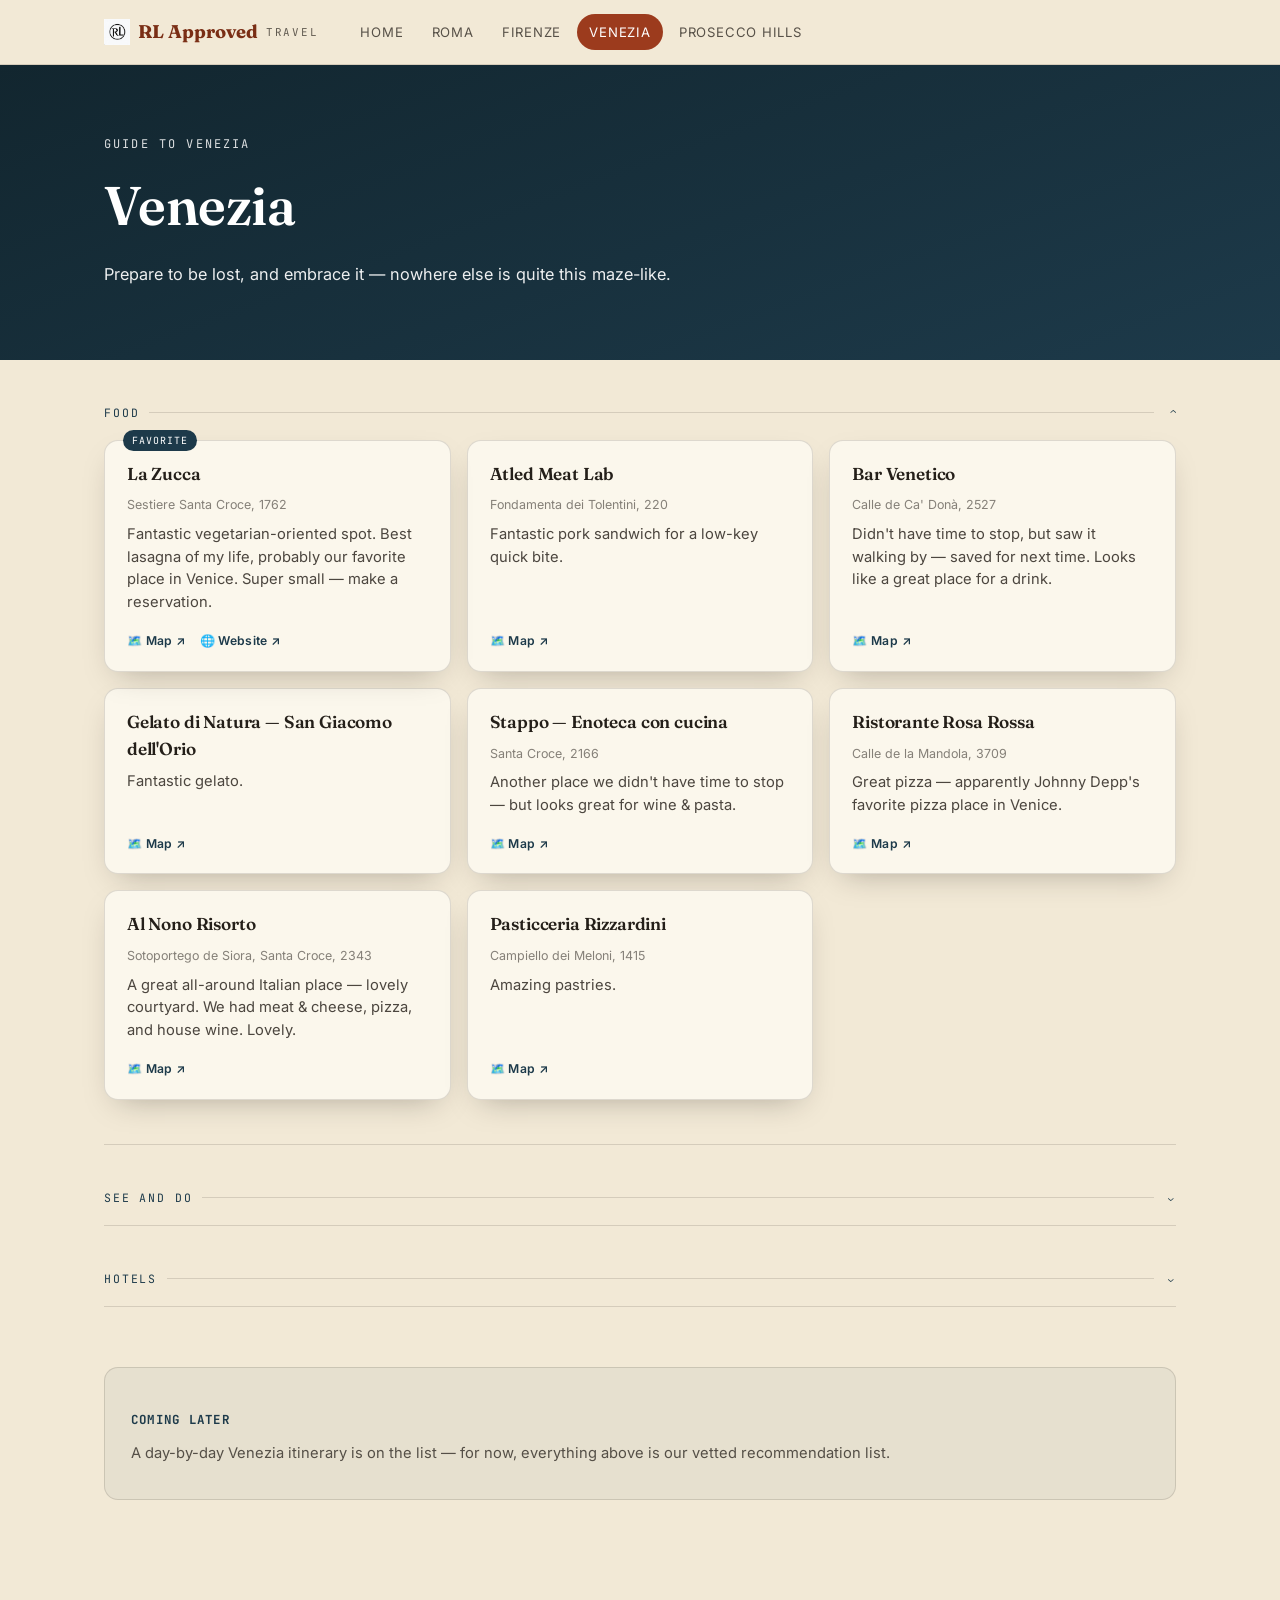
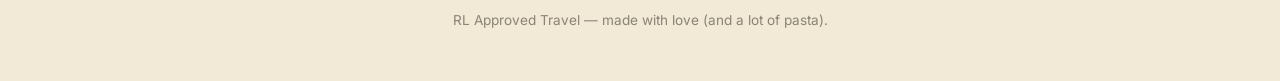
<file: venezia.html>
<!DOCTYPE html>
<html lang="en">
<head>
<meta charset="UTF-8">
<meta name="viewport" content="width=device-width, initial-scale=1.0">
<title>Venezia — RL Approved Travel</title>
<link rel="preconnect" href="https://fonts.googleapis.com">
<link rel="preconnect" href="https://fonts.gstatic.com" crossorigin>
<link href="https://fonts.googleapis.com/css2?family=Fraunces:ital,opsz,wght@0,9..144,400;0,9..144,500;0,9..144,600;0,9..144,700;1,9..144,500&family=Inter:wght@400;500;600;700&family=JetBrains+Mono:wght@400;500&display=swap" rel="stylesheet">
<link rel="icon" href="assets/rl-approved-icon.png" type="image/png">
<link rel="stylesheet" href="assets/style.css">
</head>
<body data-theme="venezia">

<nav class="nav">
  <div class="nav-inner">
    <a class="nav-brand" href="index.html"><img src="assets/rl-approved-icon.png" alt="" class="nav-icon"><span class="rl">RL Approved</span><span class="rest">Travel</span></a>
    <div class="nav-links">
      <a href="index.html">Home</a>
      <a href="roma.html">Roma</a>
      <a href="firenze.html">Firenze</a>
      <a href="venezia.html" class="current">Venezia</a>
      <a href="prosecco.html">Prosecco Hills</a>
    </div>
  </div>
</nav>

<div class="region-band">
  <div class="wrap">
    <div class="region-tag">Guide to Venezia</div>
    <h1 class="region-title">Venezia</h1>
    <p class="region-sub">Prepare to be lost, and embrace it — nowhere else is quite this maze-like.</p>
  </div>
</div>

<div class="wrap">
  <details class="accordion" open>
    <summary class="section-label"><span class="label-text">Food</span><span class="chevron">⌄</span></summary>
    <div class="accordion-body">
      <div class="card-grid">
        <div class="place-card pick">
          <h4>La Zucca</h4>
          <div class="addr">Sestiere Santa Croce, 1762</div>
          <p>Fantastic vegetarian-oriented spot. Best lasagna of my life, probably our favorite place in Venice. Super small — make a reservation.</p>
          <div class="place-links">
            <a href="https://goo.gl/maps/76L1nmsmfxbiJQoS6" target="_blank" rel="noopener">🗺️ Map ↗</a>
            <a href="http://www.lazucca.it/" target="_blank" rel="noopener">🌐 Website ↗</a>
          </div>
        </div>
        <div class="place-card">
          <h4>Atled Meat Lab</h4>
          <div class="addr">Fondamenta dei Tolentini, 220</div>
          <p>Fantastic pork sandwich for a low-key quick bite.</p>
          <div class="place-links"><a href="https://goo.gl/maps/aHYsbxBz8JAUmvCx7" target="_blank" rel="noopener">🗺️ Map ↗</a></div>
        </div>
        <div class="place-card">
          <h4>Bar Venetico</h4>
          <div class="addr">Calle de Ca' Donà, 2527</div>
          <p>Didn't have time to stop, but saw it walking by — saved for next time. Looks like a great place for a drink.</p>
          <div class="place-links"><a href="https://goo.gl/maps/XK2Zn3uaesGnZM9M9" target="_blank" rel="noopener">🗺️ Map ↗</a></div>
        </div>
        <div class="place-card">
          <h4>Gelato di Natura — San Giacomo dell'Orio</h4>
          <p>Fantastic gelato.</p>
          <div class="place-links"><a href="https://goo.gl/maps/NAi9pyXZwLbLShSQ7" target="_blank" rel="noopener">🗺️ Map ↗</a></div>
        </div>
        <div class="place-card">
          <h4>Stappo — Enoteca con cucina</h4>
          <div class="addr">Santa Croce, 2166</div>
          <p>Another place we didn't have time to stop — but looks great for wine &amp; pasta.</p>
          <div class="place-links"><a href="https://goo.gl/maps/PdaoV3BiwiCUBPtF8" target="_blank" rel="noopener">🗺️ Map ↗</a></div>
        </div>
        <div class="place-card">
          <h4>Ristorante Rosa Rossa</h4>
          <div class="addr">Calle de la Mandola, 3709</div>
          <p>Great pizza — apparently Johnny Depp's favorite pizza place in Venice.</p>
          <div class="place-links"><a href="https://goo.gl/maps/Lv5yEbFAhW5TMk8H8" target="_blank" rel="noopener">🗺️ Map ↗</a></div>
        </div>
        <div class="place-card">
          <h4>Al Nono Risorto</h4>
          <div class="addr">Sotoportego de Siora, Santa Croce, 2343</div>
          <p>A great all-around Italian place — lovely courtyard. We had meat &amp; cheese, pizza, and house wine. Lovely.</p>
          <div class="place-links"><a href="https://goo.gl/maps/yEqusBEbDhkKrcE86" target="_blank" rel="noopener">🗺️ Map ↗</a></div>
        </div>
        <div class="place-card">
          <h4>Pasticceria Rizzardini</h4>
          <div class="addr">Campiello dei Meloni, 1415</div>
          <p>Amazing pastries.</p>
          <div class="place-links"><a href="https://goo.gl/maps/PdJmmjCVvcGPYaLK7" target="_blank" rel="noopener">🗺️ Map ↗</a></div>
        </div>
      </div>
    </div>
  </details>

  <details class="accordion">
    <summary class="section-label"><span class="label-text">See and Do</span><span class="chevron">⌄</span></summary>
    <div class="accordion-body">
      <div class="card-grid">
        <div class="place-card">
          <h4>St. Mark's</h4>
          <p>Beautiful inside and out.</p>
          <div class="place-links"><a href="https://www.google.com/maps/place/Saint+Mark's+Basilica/@45.4341568,12.33734,17z/data=!3m1!5s0x477eb1c565a61bdb:0x36a12d7462a36b73!4m6!3m5!1s0x477eb1d764526cbf:0xa12d52783aca205!8m2!3d45.4345606!4d12.3397124!16zL20vMDFkXzU1" target="_blank" rel="noopener">🗺️ Map ↗</a></div>
        </div>
        <div class="place-card">
          <h4>Get lost, on purpose</h4>
          <p>Never been anywhere more maze-like than Venice. Just embrace it.</p>
        </div>
        <div class="place-card">
          <h4>Venice Sightseeing Walking Tour with a Local Guide</h4>
          <p>Booked this last minute when our hotel room wasn't ready — turned out to be a really good tour.</p>
          <div class="place-links"><a href="https://www.tripadvisor.com/AttractionProductReview-g187870-d11991764-Venice_Sightseeing_Walking_Tour_with_a_Local_Guide-Venice_Veneto.html" target="_blank" rel="noopener">🎟️ Tour ↗</a></div>
        </div>
      </div>
    </div>
  </details>

  <details class="accordion">
    <summary class="section-label"><span class="label-text">Hotels</span><span class="chevron">⌄</span></summary>
    <div class="accordion-body">
      <div class="card-grid">
        <div class="place-card pick">
          <h4>The Gritti Palace, a Luxury Collection Hotel</h4>
          <p>Insanely beautiful — a former palace right on the Grand Canal. A real splurge/upgrade. We used points last time for what has to be the best hotel room we've ever stayed in — the Somerset Maugham Royal Suite.</p>
          <div class="place-links">
            <a href="https://www.marriott.com/en-us/hotels/vcegl-the-gritti-palace-a-luxury-collection-hotel-venice/overview/" target="_blank" rel="noopener">🏨 Marriott ↗</a>
            <a href="https://www.marriott.com/en-us/hotels/vcegl-the-gritti-palace-a-luxury-collection-hotel-venice/rooms/suite-collection/royal/" target="_blank" rel="noopener">🏨 Royal Suite ↗</a>
            <a href="https://goo.gl/maps/9wPGbRE8Z3RkrsQZ8" target="_blank" rel="noopener">🗺️ Map ↗</a>
          </div>
        </div>
        <div class="place-card">
          <h4>NH Collection Venezia Grand Hotel Palazzo dei Dogi</h4>
          <p>No longer a Marriott property — they had an amazing breakfast buffet, as I recall.</p>
        </div>
      </div>
    </div>
  </details>

  <div class="optional-box" style="margin:60px 0 60px; background:rgba(29,58,74,0.05); border-color:var(--line); color:var(--ink);">
    <h5 style="color:var(--adriatic);">Coming later</h5>
    <p style="color:rgba(36,31,25,0.75);">A day-by-day Venezia itinerary is on the list — for now, everything above is our vetted recommendation list.</p>
  </div>
</div>

<footer>RL Approved Travel — made with love (and a lot of pasta).</footer>
</body>
</html>
</file>
<file: assets/style.css>
:root{
  --ink:#241F19;
  --parchment:#F2E9D6;
  --parchment-deep:#E9DCC0;
  --card:#FBF7EC;
  --terracotta:#9C3B1D;
  --terracotta-deep:#7A2E15;
  --adriatic:#1D3A4A;
  --adriatic-deep:#12262F;
  --gold:#B98A2E;
  --laurel:#4E6B47;
  --rosso:#6E2A2A;
  --line:rgba(36,31,25,0.14);
  --shadow: 0 12px 30px -14px rgba(36,31,25,0.35);
}
*{box-sizing:border-box;}
html{scroll-behavior:smooth;}
@media (prefers-reduced-motion: reduce){ html{scroll-behavior:auto;} *{animation:none !important; transition:none !important;} }
body{
  margin:0; background:var(--parchment); color:var(--ink);
  font-family:'Inter',sans-serif; font-size:16px; line-height:1.55;
  -webkit-font-smoothing:antialiased;
}
h1,h2,h3,h4{font-family:'Fraunces',serif; margin:0; letter-spacing:-0.01em;}
a{color:inherit;}
.mono{font-family:'JetBrains Mono',monospace;}
.wrap{max-width:1120px; margin:0 auto; padding:0 24px;}

/* ---------- NAV ---------- */
.nav{
  position:sticky; top:0; z-index:50;
  background:rgba(242,233,214,0.92); backdrop-filter:blur(8px);
  border-bottom:1px solid var(--line);
}
.nav-inner{
  max-width:1120px; margin:0 auto; padding:14px 24px;
  display:flex; align-items:center; gap:22px; overflow-x:auto;
}
.nav-brand{display:flex; align-items:center; gap:8px; text-decoration:none; white-space:nowrap; margin-right:8px;}
.nav-icon{width:26px; height:26px; object-fit:contain; flex:none;}
.nav-brand .rl{font-family:'Fraunces',serif; font-weight:700; font-size:1.15rem; color:var(--terracotta-deep);}
.nav-brand .rest{font-family:'JetBrains Mono',monospace; font-size:0.68rem; letter-spacing:0.16em; text-transform:uppercase; opacity:0.7;}
.nav-links{display:flex; gap:4px; flex-wrap:nowrap;}
.nav-links a{
  text-decoration:none; font-size:0.82rem; letter-spacing:0.06em; text-transform:uppercase;
  padding:8px 12px; border-radius:999px; white-space:nowrap; color:var(--ink); opacity:0.75;
}
.nav-links a:hover{opacity:1; background:var(--parchment-deep);}
.nav-links a.current{opacity:1; background:var(--terracotta); color:#fff;}

/* ---------- HERO ---------- */
.hero{
  position:relative; padding:100px 24px 90px; text-align:center; overflow:hidden;
  background:
    radial-gradient(ellipse at 20% 0%, rgba(156,59,29,0.16), transparent 55%),
    radial-gradient(ellipse at 85% 15%, rgba(29,58,74,0.14), transparent 55%),
    var(--parchment);
}
.hero-eyebrow{font-family:'JetBrains Mono',monospace; font-size:0.78rem; letter-spacing:0.2em; text-transform:uppercase; color:var(--terracotta-deep); margin-bottom:18px;}
.hero h1{font-size:clamp(2.6rem, 6vw, 5rem); font-weight:600; line-height:0.98;}
.hero h1 em{font-style:italic; font-weight:500; color:var(--terracotta);}
.hero p{max-width:560px; margin:22px auto 0; font-size:1.08rem; color:rgba(36,31,25,0.72);}
.hero-map{
  margin-top:44px; display:flex; align-items:flex-end; justify-content:center; gap:14px;
  --glyph-bg:var(--parchment);
}
.hero-glyph svg{width:100%; max-width:150px; height:auto; display:block;}
.hero-glyph.roma{color:var(--terracotta);}
.hero-glyph.firenze{color:var(--gold);}
.hero-glyph.venezia{color:var(--adriatic);}
.hero-glyph.prosecco{color:var(--laurel);}

/* small page hero (destination pages) */
.page-hero{padding:70px 24px 44px; text-align:left;}
.page-hero .wrap{max-width:1120px;}
.page-hero .hero-eyebrow{margin-bottom:14px;}
.page-hero h1{font-size:clamp(2.4rem,5vw,4rem);}
.page-hero p{margin:16px 0 0; max-width:640px; font-size:1.05rem; color:rgba(36,31,25,0.72);}

/* ---------- ABOUT ---------- */
.about{padding:70px 0 90px; background:var(--card); border-top:1px solid var(--line); border-bottom:1px solid var(--line);}
.about-grid{display:grid; grid-template-columns:1fr 1.4fr; gap:50px; align-items:center;}
.about-mark{
  width:100%; aspect-ratio:1; border-radius:20px; background:linear-gradient(160deg,var(--terracotta-deep),var(--terracotta));
  display:flex; align-items:center; justify-content:center; color:#fff; position:relative; overflow:hidden;
}
.about-mark .initials{font-family:'Fraunces',serif; font-size:5rem; font-weight:700; letter-spacing:-0.02em;}
.about-mark img{width:62%; height:62%; object-fit:contain;}
.about h2{font-size:clamp(1.9rem,3.6vw,2.6rem); margin-bottom:18px;}
.about p{font-size:1.02rem; color:rgba(36,31,25,0.82); margin:0 0 14px;}
.about .signoff{font-family:'Fraunces',serif; font-style:italic; font-size:1.15rem; color:var(--terracotta-deep); margin-top:20px;}
@media (max-width:760px){ .about-grid{grid-template-columns:1fr;} .about-mark{max-width:220px; margin:0 auto;} }

/* ---------- REGION LANDING CARDS (index page) ---------- */
.dest-grid{display:grid; grid-template-columns:repeat(auto-fit,minmax(240px,1fr)); gap:20px; margin-top:20px;}
.dest-card{
  position:relative; border-radius:18px; padding:30px 26px; color:#fff; text-decoration:none;
  min-height:200px; display:flex; flex-direction:column; justify-content:flex-end; overflow:hidden; box-shadow:var(--shadow);
}
.dest-card .tag{font-family:'JetBrains Mono',monospace; font-size:0.7rem; letter-spacing:0.16em; text-transform:uppercase; opacity:0.85;}
.dest-card h3{font-size:1.7rem; margin-top:6px;}
.dest-card .note{font-size:0.85rem; opacity:0.85; margin-top:8px;}
.dest-card.roma{background:linear-gradient(160deg,var(--terracotta-deep),var(--terracotta));}
.dest-card.firenze{background:linear-gradient(160deg,#5c4413,var(--gold));}
.dest-card.venezia{background:linear-gradient(160deg,var(--adriatic-deep),var(--adriatic));}
.dest-card.prosecco{background:linear-gradient(160deg,#2e3d29,var(--laurel));}
.dest-card:hover{transform:translateY(-2px); transition:transform 0.15s ease;}

/* ---------- REGION BAND (destination pages) ---------- */
.region-band{padding:70px 24px 56px; color:#fff; position:relative; overflow:hidden;}
.region-band .wrap{position:relative; z-index:2;}
[data-theme="roma"] .region-band{background:linear-gradient(160deg,var(--terracotta-deep),var(--terracotta));}
[data-theme="firenze"] .region-band{background:linear-gradient(160deg,#5c4413,var(--gold));}
[data-theme="venezia"] .region-band{background:linear-gradient(160deg,var(--adriatic-deep),var(--adriatic));}
[data-theme="prosecco"] .region-band{background:linear-gradient(160deg,#2e3d29,var(--laurel));}
.region-tag{font-family:'JetBrains Mono',monospace; font-size:0.75rem; letter-spacing:0.18em; text-transform:uppercase; opacity:0.85;}
.region-title{font-size:clamp(2.1rem,4.4vw,3.4rem); font-weight:600; margin-top:10px;}
.region-sub{max-width:620px; margin-top:14px; opacity:0.92; font-size:1.02rem;}

.section-label{
  font-family:'JetBrains Mono',monospace; font-size:0.72rem; letter-spacing:0.16em; text-transform:uppercase;
  color:var(--terracotta-deep); margin:52px 0 18px; display:flex; align-items:center; gap:10px;
}
[data-theme="firenze"] .section-label{color:#7a5c17;}
[data-theme="venezia"] .section-label{color:var(--adriatic);}
[data-theme="prosecco"] .section-label{color:var(--laurel);}
.section-label::after{content:""; flex:1; height:1px; background:var(--line); order:2;}
.section-label .chevron{order:3; margin-left:4px; font-size:0.8em;}

.card-grid{display:grid; grid-template-columns:repeat(auto-fill,minmax(280px,1fr)); gap:16px;}
.place-card{
  background:var(--card); border:1px solid var(--line); border-radius:14px; padding:20px 22px;
  box-shadow:var(--shadow); display:flex; flex-direction:column; gap:8px;
}
.place-card h4{font-size:1.08rem; font-weight:600;}
.place-card .addr{font-size:0.78rem; color:rgba(36,31,25,0.55);}
.place-card p{margin:0; font-size:0.92rem; color:rgba(36,31,25,0.82);}
.place-links{margin-top:auto; padding-top:10px; display:flex; gap:14px; flex-wrap:wrap;}
.place-links a{
  font-size:0.76rem; text-decoration:none; font-weight:600; letter-spacing:0.03em;
  color:var(--terracotta-deep); display:inline-flex; align-items:center; gap:5px;
}
[data-theme="firenze"] .place-links a{color:#7a5c17;}
[data-theme="venezia"] .place-links a{color:var(--adriatic);}
[data-theme="prosecco"] .place-links a{color:var(--laurel);}
.place-links a:hover{text-decoration:underline;}

.pick{position:relative;}
.pick::before{
  content:"favorite"; position:absolute; top:-11px; left:18px; background:var(--terracotta);
  color:#fff; font-family:'JetBrains Mono',monospace; font-size:0.62rem; letter-spacing:0.1em;
  text-transform:uppercase; padding:3px 9px; border-radius:999px;
}
[data-theme="firenze"] .pick::before{background:var(--gold);}
[data-theme="venezia"] .pick::before{background:var(--adriatic);}
[data-theme="prosecco"] .pick::before{background:var(--laurel);}

.aside-note{font-size:0.9rem; color:rgba(36,31,25,0.65); margin:14px 0 26px; font-style:italic;}

/* ---------- ACCORDION ---------- */
.chevron{display:inline-block; transition:transform 0.2s ease;}
details[open] .chevron{transform:rotate(180deg);}

.accordion{border-bottom:1px solid var(--line);}
.accordion > summary{cursor:pointer; list-style:none;}
.accordion > summary::-webkit-details-marker{display:none;}
.accordion > summary::marker{content:"";}
details.accordion > summary.section-label{margin:0; padding:44px 0 18px;}
.accordion-body{padding-bottom:44px;}

/* ---------- ITINERARIES (Roma page) ---------- */
.itin-section{background:var(--ink); color:var(--parchment); padding-top:80px; padding-bottom:80px;}
.itin-section[open]{padding-bottom:100px;}
.itin-section > summary{cursor:pointer; list-style:none;}
.itin-section > summary::-webkit-details-marker{display:none;}
.itin-section > summary::marker{content:"";}
.itin-section .region-title{display:flex; align-items:center; gap:16px;}
.itin-section .chevron{font-size:1.4rem; font-family:'JetBrains Mono',monospace;}
.itin-section .region-tag{color:rgba(242,233,214,0.6);}
.itin-section .region-title{color:#fff;}
.itin-section .region-sub{color:rgba(242,233,214,0.75);}
.itin-body > .wrap{padding-top:0;}

.day-tabs{display:flex; gap:10px; margin:40px 0 36px; flex-wrap:wrap;}
.day-tab{
  font-family:'JetBrains Mono',monospace; font-size:0.85rem; letter-spacing:0.05em;
  background:transparent; border:1px solid rgba(242,233,214,0.35); color:var(--parchment);
  padding:10px 20px; border-radius:999px; cursor:pointer;
}
.day-tab.active{background:var(--terracotta); border-color:var(--terracotta); color:#fff;}
.itin-plan{display:none;}
.itin-plan.active{display:block;}

.ticket{
  background:var(--card); color:var(--ink); border-radius:16px; margin-bottom:26px;
  display:grid; grid-template-columns:120px 1fr; overflow:hidden; box-shadow:var(--shadow);
  position:relative;
}
.ticket::before{
  content:""; position:absolute; left:120px; top:0; bottom:0; width:0;
  border-left:2px dashed rgba(36,31,25,0.25); transform:translateX(-1px);
}
.ticket-stub{
  background:var(--terracotta-deep); color:#fff; padding:22px 16px;
  display:flex; flex-direction:column; align-items:center; justify-content:center; gap:6px;
  text-align:center;
}
.ticket-stub .day-num{font-family:'Fraunces',serif; font-size:2.2rem; font-weight:600; line-height:1;}
.ticket-stub .day-code{font-family:'JetBrains Mono',monospace; font-size:0.68rem; letter-spacing:0.15em; opacity:0.8;}
.ticket-body{padding:22px 26px 20px;}
.ticket-body h4{font-size:1.25rem; font-weight:600; margin-bottom:4px;}
.ticket-body .day-theme{font-size:0.8rem; color:rgba(36,31,25,0.55); font-family:'JetBrains Mono',monospace; letter-spacing:0.04em; margin-bottom:16px;}

.slot{display:grid; grid-template-columns:96px 1fr; gap:14px; padding:11px 0; border-top:1px solid var(--line);}
.slot:first-of-type{border-top:none;}
.slot-time{font-family:'JetBrains Mono',monospace; font-size:0.72rem; letter-spacing:0.06em; text-transform:uppercase; color:var(--terracotta-deep); padding-top:2px;}
.slot-content b{font-weight:600;}
.slot-content p{margin:3px 0 0; font-size:0.9rem; color:rgba(36,31,25,0.78);}
.slot.meal .slot-time{color:var(--laurel);}
.slot.break .slot-time{color:var(--gold);}

@media (max-width:640px){
  .ticket{grid-template-columns:1fr;}
  .ticket::before{display:none;}
  .ticket-stub{flex-direction:row; justify-content:flex-start; gap:12px; padding:14px 20px;}
  .slot{grid-template-columns:80px 1fr;}
}

@media (max-width:480px){
  .hero-map{flex-wrap:wrap; row-gap:24px;}
  .hero-glyph{flex:0 1 calc(50% - 7px); display:flex; justify-content:center;}
}

.optional-box{ margin-top:34px; border:1px solid rgba(242,233,214,0.25); border-radius:14px; padding:22px 26px; }
.optional-box h5{font-family:'JetBrains Mono',monospace; font-size:0.78rem; letter-spacing:0.1em; text-transform:uppercase; color:var(--gold); margin-bottom:12px;}
.optional-box p{margin:0 0 12px; font-size:0.92rem; color:rgba(242,233,214,0.82);}
.optional-box a{color:#fff; font-weight:600; text-decoration:underline;}

footer{padding:50px 24px; text-align:center; font-size:0.85rem; color:rgba(36,31,25,0.5);}
footer a{color:var(--terracotta-deep); text-decoration:none; font-weight:600;}
</file>
